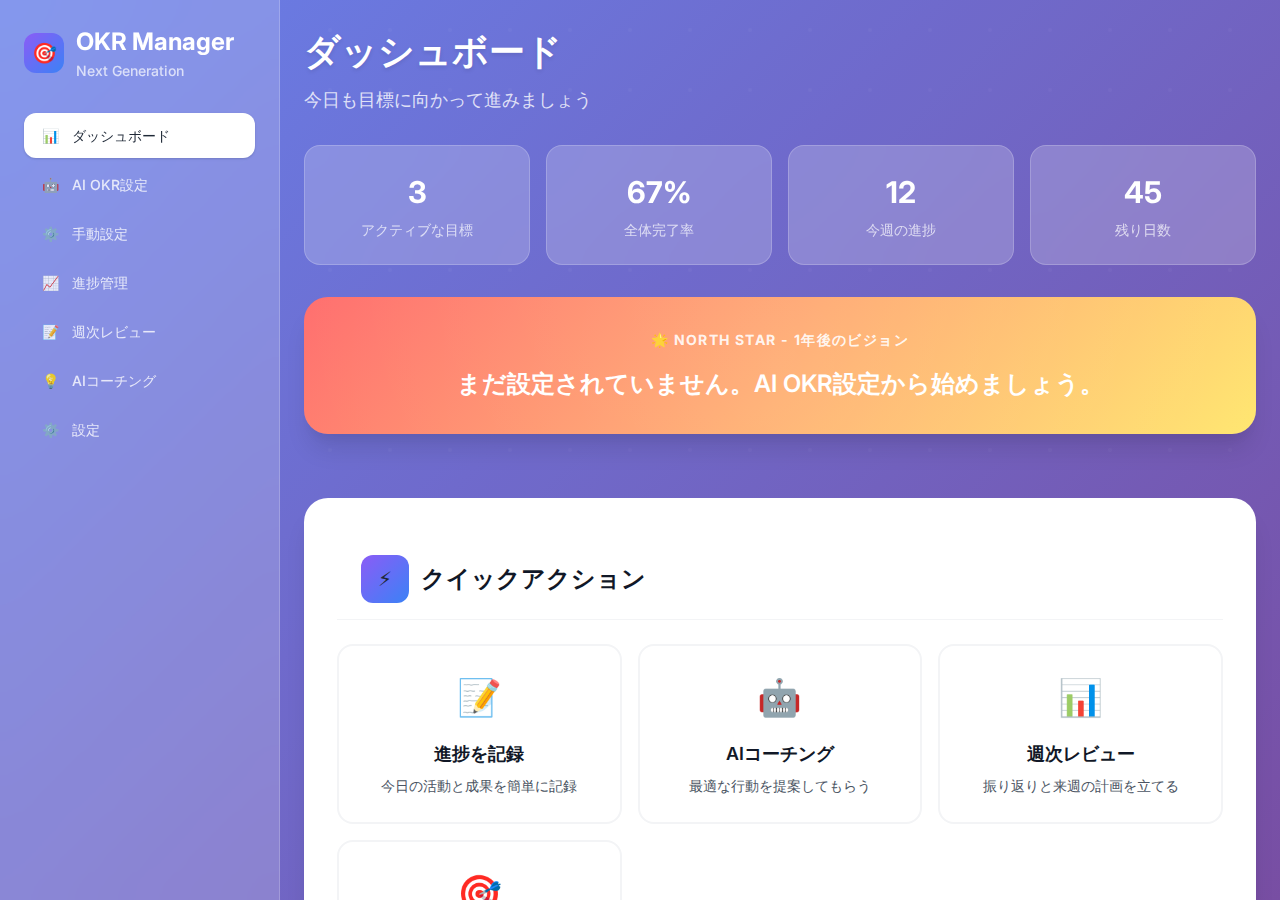
<file: src/index.html>
<!DOCTYPE html>
<html lang="ja">
<head>
    <meta charset="UTF-8">
    <meta name="viewport" content="width=device-width, initial-scale=1.0">
    <title>OKR Management Tool - 次世代個人事業主向け</title>
    
    <!-- PWA メタタグ -->
    <meta name="description" content="AI搭載の次世代OKR管理ツール - 個人事業主・フリーランス向け">
    <meta name="theme-color" content="#8B5CF6">
    <link rel="manifest" href="./manifest.json">
    
    <!-- フォント読み込み -->
    <link rel="preconnect" href="https://fonts.googleapis.com">
    <link rel="preconnect" href="https://fonts.gstatic.com" crossorigin>
    <link href="https://fonts.googleapis.com/css2?family=Inter:wght@300;400;500;600;700;800&display=swap" rel="stylesheet">
    
    <!-- iOS Safari用 -->
    <meta name="apple-mobile-web-app-capable" content="yes">
    <meta name="apple-mobile-web-app-status-bar-style" content="default">
    <meta name="apple-mobile-web-app-title" content="OKR Manager">
    <link rel="apple-touch-icon" href="./assets/icons/icon-192.png">
    
    <!-- モダンデザインシステム -->
    <link rel="stylesheet" href="./styles/modern-design-system.css">
    
    <style>
        /* アプリケーション固有のスタイル */
        .app-layout {
            min-height: 100vh;
            background: linear-gradient(135deg, #667eea 0%, #764ba2 100%);
            position: relative;
        }
        
        .app-layout::before {
            content: '';
            position: absolute;
            top: 0;
            left: 0;
            right: 0;
            bottom: 0;
            background: url("data:image/svg+xml,%3Csvg width='60' height='60' viewBox='0 0 60 60' xmlns='http://www.w3.org/2000/svg'%3E%3Cg fill='none' fill-rule='evenodd'%3E%3Cg fill='%23ffffff' fill-opacity='0.03'%3E%3Ccircle cx='30' cy='30' r='2'/%3E%3C/g%3E%3C/g%3E%3C/svg%3E") repeat;
            pointer-events: none;
        }
        
        .main-container {
            display: grid;
            grid-template-columns: 280px 1fr;
            height: 100vh;
            position: relative;
            z-index: 1;
            gap: 0;
        }
        
        /* サイドバー */
        .sidebar {
            background: var(--glass-bg-strong);
            backdrop-filter: var(--glass-backdrop);
            border-right: 1px solid var(--glass-border);
            padding: var(--space-6);
            overflow-y: auto;
        }
        
        .sidebar-header {
            margin-bottom: var(--space-8);
        }
        
        .logo {
            display: flex;
            align-items: center;
            gap: var(--space-3);
            font-family: var(--font-heading);
            font-size: var(--text-2xl);
            font-weight: var(--font-weight-bold);
            color: var(--color-white);
            margin-bottom: var(--space-2);
        }
        
        .logo-icon {
            width: 40px;
            height: 40px;
            background: var(--gradient-primary);
            border-radius: var(--radius-xl);
            display: flex;
            align-items: center;
            justify-content: center;
            font-size: var(--text-xl);
        }
        
        .tagline {
            font-size: var(--text-sm);
            color: rgba(255, 255, 255, 0.7);
            font-weight: var(--font-weight-medium);
        }
        
        .nav-menu {
            display: flex;
            flex-direction: column;
            gap: var(--space-1);
        }
        
        .nav-item {
            display: flex;
            align-items: center;
            gap: var(--space-3);
            padding: var(--space-3) var(--space-4);
            color: rgba(255, 255, 255, 0.8);
            text-decoration: none;
            border-radius: var(--radius-xl);
            font-weight: var(--font-weight-medium);
            font-size: var(--text-sm);
            transition: all var(--transition-base);
            cursor: pointer;
            user-select: none;
        }
        
        .nav-item:hover {
            background: rgba(255, 255, 255, 0.1);
            color: var(--color-white);
            transform: translateX(4px);
        }
        
        .nav-item.active {
            background: var(--color-white);
            color: var(--color-gray-800);
            box-shadow: var(--shadow-sm);
        }
        
        .nav-item.active:hover {
            transform: translateX(0);
        }
        
        .nav-icon {
            width: 20px;
            height: 20px;
            display: flex;
            align-items: center;
            justify-content: center;
        }
        
        /* メインコンテンツ */
        .main-content {
            padding: var(--space-6);
            overflow-y: auto;
            background: rgba(255, 255, 255, 0.02);
        }
        
        .page-header {
            margin-bottom: var(--space-8);
        }
        
        .page-title {
            font-family: var(--font-heading);
            font-size: var(--text-4xl);
            font-weight: var(--font-weight-bold);
            color: var(--color-white);
            margin-bottom: var(--space-2);
            text-shadow: 0 2px 4px rgba(0, 0, 0, 0.1);
        }
        
        .page-subtitle {
            font-size: var(--text-lg);
            color: rgba(255, 255, 255, 0.8);
            font-weight: var(--font-weight-medium);
        }
        
        .section {
            display: none;
        }
        
        .section.active {
            display: block;
            animation: slideUp var(--transition-base) ease-out;
        }
        
        /* ダッシュボード固有 */
        .dashboard-grid {
            display: grid;
            gap: var(--space-6);
            grid-template-columns: repeat(auto-fit, minmax(300px, 1fr));
        }
        
        .stats-grid {
            display: grid;
            grid-template-columns: repeat(auto-fit, minmax(200px, 1fr));
            gap: var(--space-4);
            margin-bottom: var(--space-8);
        }
        
        .stat-card {
            background: var(--glass-bg-strong);
            backdrop-filter: var(--glass-backdrop);
            border: 1px solid var(--glass-border);
            border-radius: var(--radius-2xl);
            padding: var(--space-6);
            text-align: center;
            transition: all var(--transition-base);
        }
        
        .stat-card:hover {
            transform: translateY(-4px);
            box-shadow: var(--shadow-glass-lg);
        }
        
        .stat-value {
            font-family: var(--font-heading);
            font-size: var(--text-3xl);
            font-weight: var(--font-weight-bold);
            color: var(--color-white);
            margin-bottom: var(--space-1);
        }
        
        .stat-label {
            font-size: var(--text-sm);
            color: rgba(255, 255, 255, 0.7);
            font-weight: var(--font-weight-medium);
        }
        
        /* North Starカード */
        .north-star-card {
            background: var(--gradient-warm);
            border-radius: var(--radius-3xl);
            padding: var(--space-8);
            text-align: center;
            margin-bottom: var(--space-8);
            box-shadow: var(--shadow-xl);
            position: relative;
            overflow: hidden;
        }
        
        .north-star-card::before {
            content: '';
            position: absolute;
            top: -50%;
            left: -50%;
            width: 200%;
            height: 200%;
            background: radial-gradient(circle, rgba(255, 255, 255, 0.1) 0%, transparent 70%);
            animation: rotate 20s linear infinite;
        }
        
        @keyframes rotate {
            from { transform: rotate(0deg); }
            to { transform: rotate(360deg); }
        }
        
        .north-star-label {
            font-size: var(--text-sm);
            font-weight: var(--font-weight-bold);
            color: rgba(255, 255, 255, 0.9);
            text-transform: uppercase;
            letter-spacing: 0.1em;
            margin-bottom: var(--space-4);
            position: relative;
        }
        
        .north-star-text {
            font-family: var(--font-heading);
            font-size: var(--text-2xl);
            font-weight: var(--font-weight-semibold);
            color: var(--color-white);
            line-height: var(--leading-normal);
            position: relative;
        }
        
        /* OKRグリッド */
        .okr-grid {
            display: grid;
            gap: var(--space-6);
            margin-bottom: var(--space-8);
        }
        
        .okr-objective {
            background: var(--color-white);
            border-radius: var(--radius-2xl);
            box-shadow: var(--shadow-lg);
            padding: var(--space-6);
            border-left: 4px solid var(--color-accent-purple);
        }
        
        .content-card {
            background: var(--color-white);
            border-radius: var(--radius-3xl);
            box-shadow: var(--shadow-xl);
            padding: var(--space-8);
            margin-bottom: var(--space-6);
            border: 1px solid rgba(255, 255, 255, 0.1);
        }
        
        /* レスポンシブ */
        @media (max-width: 1024px) {
            .main-container {
                grid-template-columns: 1fr;
                grid-template-rows: auto 1fr;
                height: auto;
                min-height: 100vh;
            }
            
            .sidebar {
                padding: var(--space-4);
                border-right: none;
                border-bottom: 1px solid var(--glass-border);
            }
            
            .sidebar-header {
                margin-bottom: var(--space-4);
            }
            
            .nav-menu {
                flex-direction: row;
                flex-wrap: wrap;
                gap: var(--space-2);
            }
            
            .nav-item {
                flex: 1;
                min-width: 120px;
                justify-content: center;
                padding: var(--space-2) var(--space-3);
            }
            
            .page-title {
                font-size: var(--text-3xl);
            }
            
            .stats-grid {
                grid-template-columns: repeat(2, 1fr);
            }
        }
        
        @media (max-width: 640px) {
            .main-content {
                padding: var(--space-4);
            }
            
            .content-card {
                padding: var(--space-6);
            }
            
            .stats-grid {
                grid-template-columns: 1fr;
            }
        }
        
        /* カードヘッダー */
        .card-header {
            display: flex;
            align-items: center;
            gap: var(--space-3);
            margin-bottom: var(--space-6);
        }
        
        .card-icon {
            width: 48px;
            height: 48px;
            background: var(--gradient-primary);
            border-radius: var(--radius-xl);
            display: flex;
            align-items: center;
            justify-content: center;
            font-size: var(--text-xl);
        }
        
        .card-title {
            font-family: var(--font-heading);
            font-size: var(--text-2xl);
            font-weight: var(--font-weight-bold);
            color: var(--color-gray-900);
        }
        
        .content-card-glass .card-title {
            color: var(--color-white);
        }
        
        /* アクションボタングリッド */
        .action-grid {
            display: grid;
            grid-template-columns: repeat(auto-fit, minmax(240px, 1fr));
            gap: var(--space-4);
            margin-bottom: var(--space-8);
        }
        
        .action-card {
            background: var(--color-white);
            border: 2px solid var(--color-gray-100);
            border-radius: var(--radius-2xl);
            padding: var(--space-6);
            text-align: center;
            cursor: pointer;
            transition: all var(--transition-base);
            position: relative;
            overflow: hidden;
        }
        
        .action-card::before {
            content: '';
            position: absolute;
            top: 0;
            left: -100%;
            width: 100%;
            height: 100%;
            background: var(--gradient-primary);
            opacity: 0;
            transition: all var(--transition-base);
        }
        
        .action-card:hover {
            transform: translateY(-4px);
            box-shadow: var(--shadow-xl);
            border-color: var(--color-accent-purple);
        }
        
        .action-card:hover::before {
            left: 0;
            opacity: 0.1;
        }
        
        .action-icon-large {
            font-size: var(--text-4xl);
            margin-bottom: var(--space-4);
            display: block;
        }
        
        .action-title {
            font-family: var(--font-heading);
            font-size: var(--text-lg);
            font-weight: var(--font-weight-semibold);
            color: var(--color-gray-900);
            margin-bottom: var(--space-2);
        }
        
        .action-description {
            font-size: var(--text-sm);
            color: var(--color-gray-600);
            line-height: var(--leading-relaxed);
        }
        
        .content-card-glass {
            background: var(--glass-bg-strong);
            backdrop-filter: var(--glass-backdrop);
            border: 1px solid var(--glass-border);
            color: var(--color-white);
        }
        
    </style>
</head>
<body>
    <div class="app-layout">
        <div class="main-container">
            <!-- サイドバー -->
            <aside class="sidebar">
                <div class="sidebar-header">
                    <div class="logo">
                        <div class="logo-icon">🎯</div>
                        <div>
                            <div>OKR Manager</div>
                            <div class="tagline">Next Generation</div>
                        </div>
                    </div>
                </div>
                
                <nav class="nav-menu">
                    <a href="#" class="nav-item active" data-section="dashboard">
                        <div class="nav-icon">📊</div>
                        <span>ダッシュボード</span>
                    </a>
                    <a href="#" class="nav-item" data-section="ai-assist">
                        <div class="nav-icon">🤖</div>
                        <span>AI OKR設定</span>
                    </a>
                    <a href="#" class="nav-item" data-section="okr-manual">
                        <div class="nav-icon">⚙️</div>
                        <span>手動設定</span>
                    </a>
                    <a href="#" class="nav-item" data-section="progress">
                        <div class="nav-icon">📈</div>
                        <span>進捗管理</span>
                    </a>
                    <a href="#" class="nav-item" data-section="review">
                        <div class="nav-icon">📝</div>
                        <span>週次レビュー</span>
                    </a>
                    <a href="#" class="nav-item" data-section="coaching">
                        <div class="nav-icon">💡</div>
                        <span>AIコーチング</span>
                    </a>
                    <a href="#" class="nav-item" data-section="settings">
                        <div class="nav-icon">⚙️</div>
                        <span>設定</span>
                    </a>
                </nav>
            </aside>
            
            <!-- メインコンテンツ -->
            <main class="main-content">
                <!-- ダッシュボード -->
                <section id="dashboard" class="section active">
                    <div class="page-header">
                        <h1 class="page-title">ダッシュボード</h1>
                        <p class="page-subtitle">今日も目標に向かって進みましょう</p>
                    </div>
                    
                    <!-- 統計カード -->
                    <div class="stats-grid">
                        <div class="stat-card">
                            <div class="stat-value" id="activeObjectives">0</div>
                            <div class="stat-label">アクティブな目標</div>
                        </div>
                        <div class="stat-card">
                            <div class="stat-value" id="completionRate">0%</div>
                            <div class="stat-label">全体完了率</div>
                        </div>
                        <div class="stat-card">
                            <div class="stat-value" id="weeklyProgress">0</div>
                            <div class="stat-label">今週の進捗</div>
                        </div>
                        <div class="stat-card">
                            <div class="stat-value" id="daysLeft">0</div>
                            <div class="stat-label">残り日数</div>
                        </div>
                    </div>
                    
                    <!-- North Star -->
                    <div class="north-star-card">
                        <div class="north-star-label">🌟 North Star - 1年後のビジョン</div>
                        <div class="north-star-text" id="northStarDisplay">
                            まだ設定されていません。AI OKR設定から始めましょう。
                        </div>
                    </div>
                    
                    <!-- OKR表示 -->
                    <div class="okr-grid" id="okrGrid">
                        <!-- OKRが動的に追加される -->
                    </div>
                    
                    <!-- クイックアクション -->
                    <div class="content-card">
                        <div class="card-header">
                            <div class="card-icon">⚡</div>
                            <h2 class="card-title">クイックアクション</h2>
                        </div>
                        <div class="action-grid">
                            <div class="action-card" data-action="record-progress">
                                <span class="action-icon-large">📝</span>
                                <h3 class="action-title">進捗を記録</h3>
                                <p class="action-description">今日の活動と成果を簡単に記録</p>
                            </div>
                            <div class="action-card" data-action="ai-coach">
                                <span class="action-icon-large">🤖</span>
                                <h3 class="action-title">AIコーチング</h3>
                                <p class="action-description">最適な行動を提案してもらう</p>
                            </div>
                            <div class="action-card" data-action="weekly-review">
                                <span class="action-icon-large">📊</span>
                                <h3 class="action-title">週次レビュー</h3>
                                <p class="action-description">振り返りと来週の計画を立てる</p>
                            </div>
                            <div class="action-card" data-action="adjust-okr">
                                <span class="action-icon-large">🎯</span>
                                <h3 class="action-title">OKR調整</h3>
                                <p class="action-description">目標を現実に合わせて調整</p>
                            </div>
                        </div>
                    </div>
                </section>
                
                <!-- AI OKR設定 -->
                <section id="ai-assist" class="section">
                    <div class="page-header">
                        <h1 class="page-title">AI OKR設定</h1>
                        <p class="page-subtitle">AIと対話しながら最適なOKRを作成</p>
                    </div>
                    
                    <div class="content-card-glass content-card">
                        <div class="card-header">
                            <div class="card-icon">🤖</div>
                            <h2 class="card-title">AIアシスタント</h2>
                        </div>
                        
                        <div class="action-grid">
                            <div class="action-card" id="start-ai-dialogue">
                                <span class="action-icon-large">💬</span>
                                <h3 class="action-title">AI対話でOKR作成</h3>
                                <p class="action-description">自然な会話でOKRを自動生成</p>
                            </div>
                            <div class="action-card" id="analyze-external-log">
                                <span class="action-icon-large">📄</span>
                                <h3 class="action-title">対話ログ解析</h3>
                                <p class="action-description">既存の相談内容からOKRを抽出</p>
                            </div>
                            <div class="action-card" data-action="okr-templates">
                                <span class="action-icon-large">📋</span>
                                <h3 class="action-title">テンプレート選択</h3>
                                <p class="action-description">業種別のOKRテンプレートから選択</p>
                            </div>
                        </div>
                        
                        <div id="ai-dialogue-container">
                            <div style="text-align: center; padding: var(--space-12);">
                                <h3 style="color: var(--color-white); margin-bottom: var(--space-4);">🎯 AIでOKRを簡単作成</h3>
                                <p style="color: rgba(255, 255, 255, 0.8); line-height: var(--leading-relaxed);">
                                    目標や現状を自然な言葉で話すだけで、<br>
                                    AIが最適なOKRを提案します。<br><br>
                                    「AI対話でOKR作成」から始めましょう！
                                </p>
                            </div>
                        </div>
                    </div>
                </section>
                
                <!-- 手動OKR設定 -->
                <section id="okr-manual" class="section">
                    <div class="page-header">
                        <h1 class="page-title">手動OKR設定</h1>
                        <p class="page-subtitle">詳細にカスタマイズしてOKRを作成</p>
                    </div>
                    
                    <div class="content-card">
                        <div class="card-header">
                            <div class="card-icon">⚙️</div>
                            <h2 class="card-title">OKR手動設定</h2>
                        </div>
                        
                        <div class="form-group">
                            <label class="form-label">North Star (1年後のビジョン)</label>
                            <textarea class="form-textarea" id="northStarInput" placeholder="1年後、あなたがクライアントや周りの人から『〇〇さんってこういう人だよね』と言われたい理想の姿を描いてください"></textarea>
                        </div>
                        
                        <div class="form-group">
                            <label class="form-label">Objectives (3ヶ月の目標)</label>
                            <div id="objectivesContainer">
                                <!-- Objectivesが動的に追加される -->
                            </div>
                            <button class="btn btn-secondary" id="addObjective">+ Objectiveを追加</button>
                        </div>
                        
                        <div class="form-group">
                            <label class="form-label">Key Results (測定可能な成果)</label>
                            <div id="keyResultsContainer">
                                <!-- Key Resultsが動的に追加される -->
                            </div>
                            <button class="btn btn-secondary" id="addKeyResult">+ Key Resultを追加</button>
                        </div>
                        
                        <div class="flex gap-4">
                            <button class="btn btn-primary" id="saveOKR">OKRを保存</button>
                            <button class="btn btn-ghost" id="previewOKR">プレビュー</button>
                        </div>
                    </div>
                </section>
                
                <!-- その他のセクションは省略 -->
            </main>
        </div>
    </div>
    
    <!-- JavaScript -->
    <script src="./js/settings.js"></script>
    <script src="./js/api-service.js"></script>
    <script src="./js/ai-assistant.js"></script>
    <script src="./modern-script.js"></script>
    
    <script>
        // モダンナビゲーション
        document.addEventListener('DOMContentLoaded', function() {
            // ナビゲーション処理
            const navItems = document.querySelectorAll('.nav-item');
            const sections = document.querySelectorAll('.section');
            
            navItems.forEach(item => {
                item.addEventListener('click', (e) => {
                    e.preventDefault();
                    
                    // アクティブ状態を更新
                    navItems.forEach(nav => nav.classList.remove('active'));
                    item.classList.add('active');
                    
                    // セクション表示を更新
                    const targetSection = item.getAttribute('data-section');
                    sections.forEach(section => section.classList.remove('active'));
                    document.getElementById(targetSection)?.classList.add('active');
                });
            });
            
            // AI Assistant の初期化
            if (window.aiAssistant && window.apiService) {
                window.aiAssistant.init(window.apiService);
            }
            
            // クイックアクション
            const actionCards = document.querySelectorAll('.action-card');
            actionCards.forEach(card => {
                card.addEventListener('click', () => {
                    const action = card.getAttribute('data-action');
                    handleQuickAction(action);
                });
            });
        });
        
        function handleQuickAction(action) {
            switch(action) {
                case 'record-progress':
                    // 進捗記録セクションに移動
                    document.querySelector('[data-section="progress"]').click();
                    break;
                case 'ai-coach':
                    // AIコーチングセクションに移動
                    document.querySelector('[data-section="coaching"]').click();
                    break;
                case 'weekly-review':
                    // 週次レビューセクションに移動
                    document.querySelector('[data-section="review"]').click();
                    break;
                case 'adjust-okr':
                    // OKR設定セクションに移動
                    document.querySelector('[data-section="ai-assist"]').click();
                    break;
            }
        }
        
        // 統計データの更新
        function updateDashboardStats() {
            // 実際のデータから統計を計算
            document.getElementById('activeObjectives').textContent = '3';
            document.getElementById('completionRate').textContent = '67%';
            document.getElementById('weeklyProgress').textContent = '12';
            document.getElementById('daysLeft').textContent = '45';
        }
        
        // 初期化
        updateDashboardStats();
    </script>
</body>
</html>
</file>
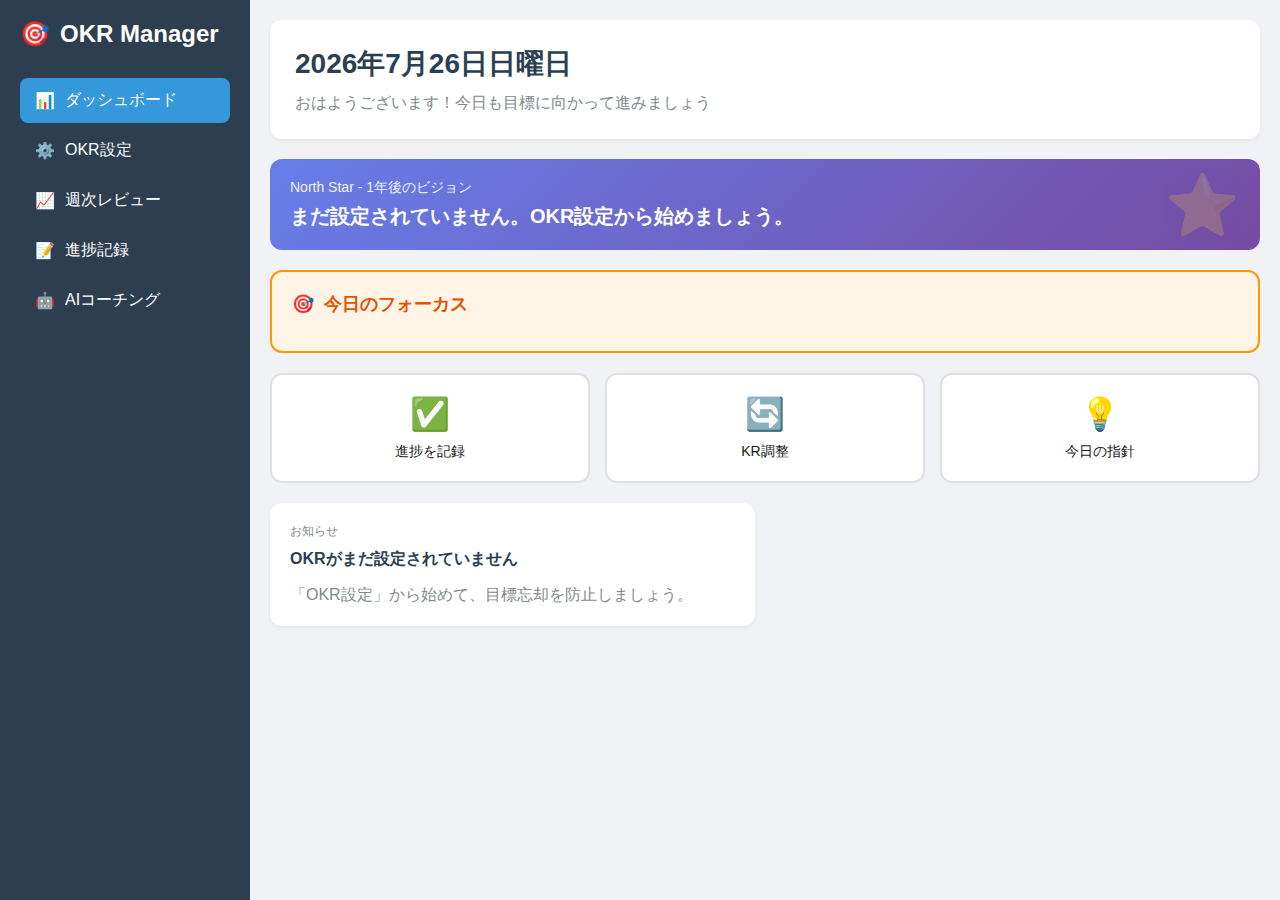
<file: src/development/index.html>
<!DOCTYPE html>
<html lang="ja">
<head>
    <meta charset="UTF-8">
    <meta name="viewport" content="width=device-width, initial-scale=1.0">
    <title>OKR忘却防止ツール - 個人事業主向け</title>
    <style>
        * {
            margin: 0;
            padding: 0;
            box-sizing: border-box;
        }
        
        body {
            font-family: -apple-system, BlinkMacSystemFont, 'Segoe UI', 'Noto Sans JP', sans-serif;
            background: #f0f2f5;
            min-height: 100vh;
            color: #1a1a1a;
        }
        
        .app-container {
            display: flex;
            height: 100vh;
        }
        
        /* サイドバー */
        .sidebar {
            width: 250px;
            background: #2c3e50;
            color: white;
            padding: 20px;
            overflow-y: auto;
        }
        
        .logo {
            font-size: 24px;
            font-weight: bold;
            margin-bottom: 30px;
            display: flex;
            align-items: center;
            gap: 10px;
        }
        
        .nav-item {
            padding: 12px 15px;
            margin-bottom: 5px;
            border-radius: 8px;
            cursor: pointer;
            transition: background 0.3s ease;
            display: flex;
            align-items: center;
            gap: 10px;
        }
        
        .nav-item:hover {
            background: rgba(255, 255, 255, 0.1);
        }
        
        .nav-item.active {
            background: #3498db;
        }
        
        /* メインコンテンツ */
        .main-content {
            flex: 1;
            overflow-y: auto;
            padding: 20px;
        }
        
        .section {
            display: none;
        }
        
        .section.active {
            display: block;
        }
        
        /* デイリーダッシュボード */
        .dashboard-header {
            background: white;
            border-radius: 12px;
            padding: 25px;
            margin-bottom: 20px;
            box-shadow: 0 2px 4px rgba(0, 0, 0, 0.05);
        }
        
        .today-date {
            font-size: 28px;
            font-weight: bold;
            color: #2c3e50;
            margin-bottom: 10px;
        }
        
        .greeting {
            color: #7f8c8d;
            font-size: 16px;
        }
        
        /* North Star表示 */
        .north-star-card {
            background: linear-gradient(135deg, #667eea 0%, #764ba2 100%);
            color: white;
            border-radius: 12px;
            padding: 20px;
            margin-bottom: 20px;
            position: relative;
            overflow: hidden;
        }
        
        .north-star-card::before {
            content: '⭐';
            position: absolute;
            right: 20px;
            top: 50%;
            transform: translateY(-50%);
            font-size: 60px;
            opacity: 0.2;
        }
        
        .north-star-label {
            font-size: 14px;
            opacity: 0.9;
            margin-bottom: 5px;
        }
        
        .north-star-text {
            font-size: 20px;
            font-weight: bold;
            line-height: 1.4;
        }
        
        /* OKRカード */
        .okr-grid {
            display: grid;
            grid-template-columns: 1fr 1fr;
            gap: 20px;
            margin-bottom: 20px;
        }
        
        .okr-card {
            background: white;
            border-radius: 12px;
            padding: 20px;
            box-shadow: 0 2px 4px rgba(0, 0, 0, 0.05);
            transition: transform 0.3s ease, box-shadow 0.3s ease;
        }
        
        .okr-card:hover {
            transform: translateY(-2px);
            box-shadow: 0 4px 12px rgba(0, 0, 0, 0.1);
        }
        
        .okr-type {
            font-size: 12px;
            color: #7f8c8d;
            text-transform: uppercase;
            margin-bottom: 8px;
        }
        
        .okr-objective {
            font-size: 16px;
            font-weight: 600;
            color: #2c3e50;
            margin-bottom: 15px;
            line-height: 1.4;
        }
        
        .kr-list {
            margin-top: 15px;
        }
        
        .kr-item {
            margin-bottom: 12px;
            font-size: 14px;
        }
        
        .kr-progress {
            display: flex;
            align-items: center;
            gap: 10px;
            margin-top: 5px;
        }
        
        .progress-bar {
            flex: 1;
            height: 8px;
            background: #ecf0f1;
            border-radius: 4px;
            overflow: hidden;
        }
        
        .progress-fill {
            height: 100%;
            background: #27ae60;
            transition: width 0.3s ease;
        }
        
        .progress-text {
            font-size: 12px;
            color: #7f8c8d;
            min-width: 40px;
        }
        
        /* 今日のフォーカス */
        .today-focus {
            background: #fff4e6;
            border: 2px solid #ff9800;
            border-radius: 12px;
            padding: 20px;
            margin-bottom: 20px;
        }
        
        .focus-header {
            display: flex;
            align-items: center;
            gap: 10px;
            margin-bottom: 15px;
            font-size: 18px;
            font-weight: 600;
            color: #e65100;
        }
        
        .focus-tasks {
            display: flex;
            flex-direction: column;
            gap: 10px;
        }
        
        .focus-task {
            background: white;
            padding: 15px;
            border-radius: 8px;
            display: flex;
            align-items: center;
            gap: 15px;
            cursor: pointer;
            transition: all 0.3s ease;
        }
        
        .focus-task:hover {
            transform: translateX(5px);
        }
        
        .task-checkbox {
            width: 20px;
            height: 20px;
            border: 2px solid #bdc3c7;
            border-radius: 4px;
            cursor: pointer;
            flex-shrink: 0;
        }
        
        .task-checkbox.checked {
            background: #27ae60;
            border-color: #27ae60;
            position: relative;
        }
        
        .task-checkbox.checked::after {
            content: '✓';
            color: white;
            position: absolute;
            top: 50%;
            left: 50%;
            transform: translate(-50%, -50%);
        }
        
        .task-content {
            flex: 1;
        }
        
        .task-title {
            font-weight: 500;
            margin-bottom: 5px;
        }
        
        .task-kr {
            font-size: 12px;
            color: #7f8c8d;
        }
        
        /* クイックアクション */
        .quick-actions {
            display: grid;
            grid-template-columns: repeat(3, 1fr);
            gap: 15px;
            margin-bottom: 20px;
        }
        
        .action-button {
            background: white;
            border: 2px solid #e0e0e0;
            border-radius: 12px;
            padding: 20px;
            text-align: center;
            cursor: pointer;
            transition: all 0.3s ease;
        }
        
        .action-button:hover {
            border-color: #3498db;
            transform: translateY(-2px);
            box-shadow: 0 4px 12px rgba(52, 152, 219, 0.15);
        }
        
        .action-icon {
            font-size: 32px;
            margin-bottom: 10px;
        }
        
        .action-label {
            font-size: 14px;
            font-weight: 500;
        }
        
        /* モーダル共通スタイル */
        .modal {
            display: none;
            position: fixed;
            top: 0;
            left: 0;
            width: 100%;
            height: 100%;
            background: rgba(0, 0, 0, 0.5);
            z-index: 1000;
            animation: fadeIn 0.3s ease;
        }
        
        @keyframes fadeIn {
            from { opacity: 0; }
            to { opacity: 1; }
        }
        
        .modal-content {
            background: white;
            border-radius: 16px;
            max-width: 600px;
            width: 90%;
            max-height: 80vh;
            overflow-y: auto;
            margin: 50px auto;
            animation: slideUp 0.3s ease;
        }
        
        @keyframes slideUp {
            from {
                transform: translateY(50px);
                opacity: 0;
            }
            to {
                transform: translateY(0);
                opacity: 1;
            }
        }
        
        .modal-header {
            padding: 25px;
            border-bottom: 1px solid #ecf0f1;
            display: flex;
            justify-content: space-between;
            align-items: center;
        }
        
        .modal-title {
            font-size: 20px;
            font-weight: 600;
        }
        
        .close-button {
            background: none;
            border: none;
            font-size: 24px;
            cursor: pointer;
            color: #7f8c8d;
        }
        
        .modal-body {
            padding: 25px;
        }
        
        /* AI対話UI */
        .ai-chat {
            margin-bottom: 20px;
        }
        
        .chat-message {
            display: flex;
            gap: 15px;
            margin-bottom: 20px;
            animation: messageSlide 0.3s ease;
        }
        
        @keyframes messageSlide {
            from {
                transform: translateX(-20px);
                opacity: 0;
            }
            to {
                transform: translateX(0);
                opacity: 1;
            }
        }
        
        .chat-avatar {
            width: 40px;
            height: 40px;
            border-radius: 50%;
            background: #3498db;
            display: flex;
            align-items: center;
            justify-content: center;
            font-size: 20px;
            flex-shrink: 0;
        }
        
        .chat-bubble {
            background: #f0f2f5;
            padding: 15px 20px;
            border-radius: 12px;
            flex: 1;
            line-height: 1.6;
        }
        
        .chat-options {
            display: flex;
            flex-wrap: wrap;
            gap: 10px;
            margin-top: 15px;
        }
        
        .option-button {
            background: white;
            border: 2px solid #e0e0e0;
            padding: 10px 20px;
            border-radius: 20px;
            cursor: pointer;
            transition: all 0.3s ease;
        }
        
        .option-button:hover {
            border-color: #3498db;
            background: #f8f9fa;
        }
        
        /* フォーム要素 */
        .form-group {
            margin-bottom: 20px;
        }
        
        .form-label {
            display: block;
            font-weight: 500;
            margin-bottom: 8px;
            font-size: 14px;
        }
        
        .form-input,
        .form-textarea {
            width: 100%;
            padding: 12px 15px;
            border: 2px solid #e0e0e0;
            border-radius: 8px;
            font-size: 14px;
            transition: border-color 0.3s ease;
        }
        
        .form-input:focus,
        .form-textarea:focus {
            outline: none;
            border-color: #3498db;
        }
        
        .form-textarea {
            min-height: 100px;
            resize: vertical;
        }
        
        /* ボタン */
        .button {
            padding: 12px 24px;
            border: none;
            border-radius: 8px;
            cursor: pointer;
            font-size: 14px;
            font-weight: 500;
            transition: all 0.3s ease;
        }
        
        .button-primary {
            background: #3498db;
            color: white;
        }
        
        .button-primary:hover {
            background: #2980b9;
        }
        
        .button-secondary {
            background: #ecf0f1;
            color: #2c3e50;
        }
        
        .button-secondary:hover {
            background: #d5dbdb;
        }
        
        /* レビューセクション */
        .review-section {
            background: white;
            border-radius: 12px;
            padding: 25px;
            box-shadow: 0 2px 4px rgba(0, 0, 0, 0.05);
        }
        
        .review-header {
            display: flex;
            align-items: center;
            gap: 10px;
            font-size: 20px;
            font-weight: 600;
            margin-bottom: 20px;
        }
        
        .review-grid {
            display: grid;
            grid-template-columns: repeat(4, 1fr);
            gap: 20px;
            margin-bottom: 30px;
        }
        
        .review-card {
            background: #f8f9fa;
            padding: 20px;
            border-radius: 8px;
            text-align: center;
        }
        
        .review-metric {
            font-size: 28px;
            font-weight: bold;
            color: #3498db;
            margin-bottom: 5px;
        }
        
        .review-label {
            font-size: 12px;
            color: #7f8c8d;
        }
        
        /* レスポンシブ */
        @media (max-width: 768px) {
            .app-container {
                flex-direction: column;
            }
            
            .sidebar {
                width: 100%;
                height: auto;
            }
            
            .okr-grid {
                grid-template-columns: 1fr;
            }
            
            .quick-actions {
                grid-template-columns: 1fr;
            }
            
            .review-grid {
                grid-template-columns: repeat(2, 1fr);
            }
        }
    </style>
</head>
<body>
    <div class="app-container">
        <!-- サイドバー -->
        <div class="sidebar">
            <div class="logo">
                <span>🎯</span>
                <span>OKR Manager</span>
            </div>
            <div class="nav-item active" onclick="showSection('dashboard')">
                <span>📊</span>
                <span>ダッシュボード</span>
            </div>
            <div class="nav-item" onclick="showSection('okr-setup')">
                <span>⚙️</span>
                <span>OKR設定</span>
            </div>
            <div class="nav-item" onclick="showSection('review')">
                <span>📈</span>
                <span>週次レビュー</span>
            </div>
            <div class="nav-item" onclick="showSection('progress')">
                <span>📝</span>
                <span>進捗記録</span>
            </div>
            <div class="nav-item" onclick="showSection('coaching')">
                <span>🤖</span>
                <span>AIコーチング</span>
            </div>
        </div>
        
        <!-- メインコンテンツ -->
        <div class="main-content">
            <!-- ダッシュボード -->
            <div id="dashboard" class="section active">
                <!-- ヘッダー -->
                <div class="dashboard-header">
                    <div class="today-date" id="todayDate">2025年6月14日（金）</div>
                    <div class="greeting" id="greeting">おはようございます！今日も目標に向かって進みましょう</div>
                </div>
                
                <!-- North Star -->
                <div class="north-star-card">
                    <div class="north-star-label">North Star - 1年後のビジョン</div>
                    <div class="north-star-text" id="northStarText">
                        まだ設定されていません。OKR設定から始めましょう。
                    </div>
                </div>
                
                <!-- 今日のフォーカス -->
                <div class="today-focus">
                    <div class="focus-header">
                        <span>🎯</span>
                        <span>今日のフォーカス</span>
                    </div>
                    <div class="focus-tasks" id="focusTasks">
                        <!-- 動的に生成 -->
                    </div>
                </div>
                
                <!-- クイックアクション -->
                <div class="quick-actions">
                    <div class="action-button" onclick="openProgressModal()">
                        <div class="action-icon">✅</div>
                        <div class="action-label">進捗を記録</div>
                    </div>
                    <div class="action-button" onclick="openAdjustModal()">
                        <div class="action-icon">🔄</div>
                        <div class="action-label">KR調整</div>
                    </div>
                    <div class="action-button" onclick="generateDailyPrompt()">
                        <div class="action-icon">💡</div>
                        <div class="action-label">今日の指針</div>
                    </div>
                </div>
                
                <!-- 現在のOKR -->
                <div class="okr-grid" id="okrGrid">
                    <!-- 動的に生成 -->
                </div>
            </div>
            
            <!-- OKR設定セクション -->
            <div id="okr-setup" class="section">
                <div class="review-section">
                    <div class="review-header">
                        <span>🎯</span>
                        <span>OKR設定・変更</span>
                    </div>
                    <p style="margin-bottom: 20px;">個人事業主のあなたに最適化されたOKR設定ウィザードです。AI対話を通じて、効果的な目標設定をサポートします。</p>
                    <button class="button button-primary" onclick="openSetupModal()">
                        新規OKRを設定
                    </button>
                </div>
            </div>
            
            <!-- 週次レビューセクション -->
            <div id="review" class="section">
                <div class="review-section">
                    <div class="review-header">
                        <span>📊</span>
                        <span>週次レビュー</span>
                    </div>
                    <div class="review-grid">
                        <div class="review-card">
                            <div class="review-metric" id="weeklyProgress">0%</div>
                            <div class="review-label">今週の平均進捗</div>
                        </div>
                        <div class="review-card">
                            <div class="review-metric" id="completedTasks">0</div>
                            <div class="review-label">完了したタスク</div>
                        </div>
                        <div class="review-card">
                            <div class="review-metric" id="adjustmentCount">0</div>
                            <div class="review-label">KR調整回数</div>
                        </div>
                        <div class="review-card">
                            <div class="review-metric" id="focusRate">0%</div>
                            <div class="review-label">フォーカス達成率</div>
                        </div>
                    </div>
                    
                    <div style="margin-top: 30px;">
                        <h3 style="margin-bottom: 15px;">振り返りと来週の計画</h3>
                        <div class="form-group">
                            <label class="form-label">今週の振り返り</label>
                            <textarea class="form-textarea" placeholder="今週の成果と学びを記録してください"></textarea>
                        </div>
                        <div class="form-group">
                            <label class="form-label">来週の重点事項</label>
                            <textarea class="form-textarea" placeholder="来週フォーカスすべきことを記録してください"></textarea>
                        </div>
                        <button class="button button-primary">振り返りを保存</button>
                    </div>
                </div>
            </div>
            
            <!-- 進捗記録セクション -->
            <div id="progress" class="section">
                <div class="review-section">
                    <div class="review-header">
                        <span>📈</span>
                        <span>進捗記録</span>
                    </div>
                    <div id="progressHistory">
                        <!-- 進捗履歴を表示 -->
                    </div>
                </div>
            </div>
            
            <!-- AIコーチングセクション -->
            <div id="coaching" class="section">
                <div class="review-section">
                    <div class="review-header">
                        <span>🤖</span>
                        <span>AIコーチング</span>
                    </div>
                    
                    <div class="quick-actions">
                        <div class="action-button" onclick="generateDailyPrompt()">
                            <div class="action-icon">🎯</div>
                            <div class="action-label">今日の優先順位</div>
                        </div>
                        <div class="action-button" onclick="generateWeeklyPrompt()">
                            <div class="action-icon">📊</div>
                            <div class="action-label">週次振り返り</div>
                        </div>
                        <div class="action-button" onclick="generateImprovementPrompt()">
                            <div class="action-icon">🔍</div>
                            <div class="action-label">KR改善提案</div>
                        </div>
                    </div>
                    
                    <div id="generated-prompt" style="display: none;">
                        <h3>📋 生成されたプロンプト</h3>
                        <textarea id="prompt-text" rows="15" readonly style="width: 100%; margin: 10px 0; padding: 15px; border: 2px solid #e0e0e0; border-radius: 8px;"></textarea>
                        <button class="button button-secondary" onclick="copyPrompt()">📋 コピー</button>
                    </div>
                </div>
            </div>
        </div>
    </div>
    
    <!-- OKR設定モーダル -->
    <div id="setupModal" class="modal">
        <div class="modal-content">
            <div class="modal-header">
                <h2 class="modal-title">OKR設定ウィザード</h2>
                <button class="close-button" onclick="closeModal('setupModal')">×</button>
            </div>
            <div class="modal-body">
                <div class="ai-chat">
                    <div class="chat-message">
                        <div class="chat-avatar">🤖</div>
                        <div class="chat-bubble">
                            OKRの設定をお手伝いします。まず、あなたの長期的なビジョン（North Star）から始めましょう。<br>
                            3ヶ月後、あなたがクライアントや周りの人から『〇〇さんってこういう人だよね』と言われたい、理想の姿は何ですか？
                        </div>
                    </div>
                </div>
                
                <div class="form-group">
                    <label class="form-label">North Star（1年後の理想的な状態）</label>
                    <textarea class="form-textarea" id="northStarInput" placeholder="例：編集者×海外商社モデルを確立し、日本の専門知・文化を海外展開する事業で月50万円を達成している"></textarea>
                </div>
                
                <div class="form-group">
                    <label class="form-label">四半期の目標（Objective）</label>
                    <textarea class="form-textarea" id="objectiveInput" placeholder="例：ポートフォリオ公開を起点に、海外展開可能な事業の種を見つけ、収益化の初期検証を完了する"></textarea>
                </div>
                
                <div class="form-group">
                    <label class="form-label">今月のKey Results（測定可能な成果）</label>
                    <input type="text" class="form-input" id="kr1Input" placeholder="KR1: 6月30日までにポートフォリオサイトを公開し、7月中に新規問い合わせを5件獲得する" style="margin-bottom: 10px;">
                    <input type="text" class="form-input" id="kr2Input" placeholder="KR2: note記事3本を公開し、合計200いいね以上獲得する" style="margin-bottom: 10px;">
                    <input type="text" class="form-input" id="kr3Input" placeholder="KR3: 海外展開に関心のある起業家・専門家と3名以上対話し、事業仮説を3つ立案する">
                </div>
                
                <div style="display: flex; gap: 10px; justify-content: flex-end;">
                    <button class="button button-secondary" onclick="closeModal('setupModal')">キャンセル</button>
                    <button class="button button-primary" onclick="saveOKR()">OKRを保存</button>
                </div>
            </div>
        </div>
    </div>
    
    <!-- KR調整モーダル -->
    <div id="adjustModal" class="modal">
        <div class="modal-content">
            <div class="modal-header">
                <h2 class="modal-title">KR調整 - AI対話</h2>
                <button class="close-button" onclick="closeModal('adjustModal')">×</button>
            </div>
            <div class="modal-body">
                <div class="ai-chat">
                    <div class="chat-message">
                        <div class="chat-avatar">🤖</div>
                        <div class="chat-bubble">
                            KRの調整を検討されているのですね。エフェクチュエーション的なアプローチで、柔軟に調整していきましょう。どのような理由で変更を考えていますか？
                            <div class="chat-options">
                                <button class="option-button" onclick="selectAdjustReason('too-easy')">目標が簡単すぎる</button>
                                <button class="option-button" onclick="selectAdjustReason('too-hard')">目標が難しすぎる</button>
                                <button class="option-button" onclick="selectAdjustReason('priority-change')">優先順位が変わった</button>
                                <button class="option-button" onclick="selectAdjustReason('new-opportunity')">新しい機会が生まれた</button>
                            </div>
                        </div>
                    </div>
                    
                    <div id="adjustmentChat">
                        <!-- 動的に対話が追加される -->
                    </div>
                </div>
            </div>
        </div>
    </div>
    
    <!-- 進捗記録モーダル -->
    <div id="progressModal" class="modal">
        <div class="modal-content">
            <div class="modal-header">
                <h2 class="modal-title">フリクションレス進捗記録</h2>
                <button class="close-button" onclick="closeModal('progressModal')">×</button>
            </div>
            <div class="modal-body">
                <div class="form-group">
                    <label class="form-label">今日の活動</label>
                    <textarea class="form-textarea" id="activityInput" placeholder="今日行った活動を簡潔に記録してください"></textarea>
                </div>
                
                <div class="form-group">
                    <label class="form-label">どのKRに貢献しましたか？</label>
                    <div id="krCheckboxes">
                        <!-- 動的に生成 -->
                    </div>
                </div>
                
                <div class="form-group">
                    <label class="form-label">具体的な成果・気づき</label>
                    <input type="text" class="form-input" id="resultInput" placeholder="例：ポートフォリオのProject機能を修正完了、About文章の骨子を作成">
                </div>
                
                <div class="form-group">
                    <label class="form-label">今日の気分</label>
                    <div style="display: flex; gap: 15px; margin-top: 10px;">
                        <button class="option-button" onclick="selectMood('😊')">😊 Good</button>
                        <button class="option-button" onclick="selectMood('😐')">😐 Normal</button>
                        <button class="option-button" onclick="selectMood('😞')">😞 Tough</button>
                    </div>
                </div>
                
                <button class="button button-primary" onclick="saveProgress()">進捗を保存</button>
            </div>
        </div>
    </div>
    
    <script src="script.js"></script>
</body>
</html>
</file>
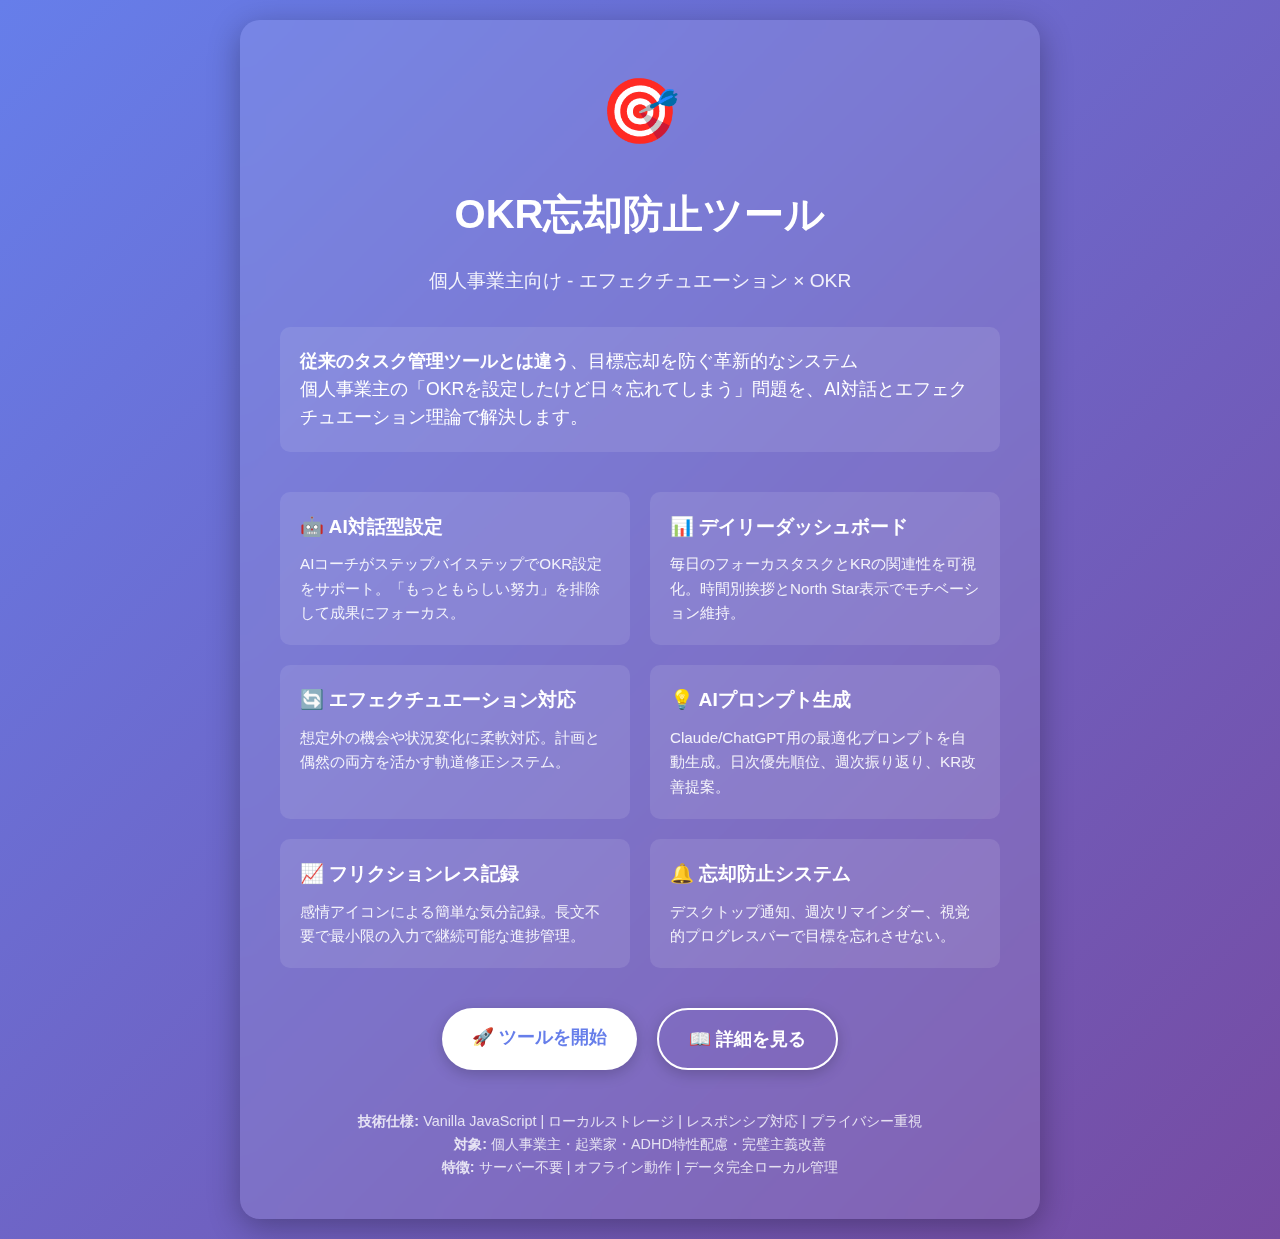
<file: src/landing.html>
<!DOCTYPE html>
<html lang="ja">
<head>
    <meta charset="UTF-8">
    <meta name="viewport" content="width=device-width, initial-scale=1.0">
    <title>🎯 OKR忘却防止ツール - 個人事業主向け</title>
    <style>
        * {
            margin: 0;
            padding: 0;
            box-sizing: border-box;
        }
        
        body {
            font-family: -apple-system, BlinkMacSystemFont, 'Segoe UI', 'Noto Sans JP', sans-serif;
            line-height: 1.6;
            background: linear-gradient(135deg, #667eea 0%, #764ba2 100%);
            color: white;
            min-height: 100vh;
            display: flex;
            align-items: center;
            justify-content: center;
            padding: 20px;
        }
        
        .container {
            max-width: 800px;
            text-align: center;
            background: rgba(255, 255, 255, 0.1);
            border-radius: 20px;
            padding: 40px;
            backdrop-filter: blur(10px);
            box-shadow: 0 8px 32px rgba(0, 0, 0, 0.3);
        }
        
        .logo {
            font-size: 4rem;
            margin-bottom: 20px;
        }
        
        h1 {
            font-size: 2.5rem;
            margin-bottom: 20px;
            font-weight: 700;
        }
        
        .subtitle {
            font-size: 1.2rem;
            margin-bottom: 30px;
            opacity: 0.9;
        }
        
        .description {
            font-size: 1.1rem;
            margin-bottom: 40px;
            text-align: left;
            background: rgba(255, 255, 255, 0.1);
            padding: 20px;
            border-radius: 10px;
        }
        
        .features {
            display: grid;
            grid-template-columns: repeat(auto-fit, minmax(300px, 1fr));
            gap: 20px;
            margin-bottom: 40px;
            text-align: left;
        }
        
        .feature {
            background: rgba(255, 255, 255, 0.1);
            padding: 20px;
            border-radius: 10px;
        }
        
        .feature h3 {
            font-size: 1.2rem;
            margin-bottom: 10px;
        }
        
        .feature p {
            font-size: 0.95rem;
            opacity: 0.9;
        }
        
        .buttons {
            display: flex;
            gap: 20px;
            justify-content: center;
            flex-wrap: wrap;
        }
        
        .btn {
            background: white;
            color: #667eea;
            padding: 15px 30px;
            border: none;
            border-radius: 50px;
            font-size: 1.1rem;
            font-weight: 600;
            text-decoration: none;
            transition: all 0.3s ease;
            box-shadow: 0 4px 15px rgba(0, 0, 0, 0.2);
        }
        
        .btn:hover {
            transform: translateY(-2px);
            box-shadow: 0 6px 20px rgba(0, 0, 0, 0.3);
        }
        
        .btn.secondary {
            background: transparent;
            color: white;
            border: 2px solid white;
        }
        
        .tech-stack {
            margin-top: 40px;
            font-size: 0.9rem;
            opacity: 0.8;
        }
        
        @media (max-width: 768px) {
            .container {
                padding: 20px;
            }
            
            h1 {
                font-size: 2rem;
            }
            
            .buttons {
                flex-direction: column;
                align-items: center;
            }
        }
    </style>
</head>
<body>
    <div class="container">
        <div class="logo">🎯</div>
        <h1>OKR忘却防止ツール</h1>
        <p class="subtitle">個人事業主向け - エフェクチュエーション × OKR</p>
        
        <div class="description">
            <p><strong>従来のタスク管理ツールとは違う</strong>、目標忘却を防ぐ革新的なシステム</p>
            <p>個人事業主の「OKRを設定したけど日々忘れてしまう」問題を、AI対話とエフェクチュエーション理論で解決します。</p>
        </div>
        
        <div class="features">
            <div class="feature">
                <h3>🤖 AI対話型設定</h3>
                <p>AIコーチがステップバイステップでOKR設定をサポート。「もっともらしい努力」を排除して成果にフォーカス。</p>
            </div>
            
            <div class="feature">
                <h3>📊 デイリーダッシュボード</h3>
                <p>毎日のフォーカスタスクとKRの関連性を可視化。時間別挨拶とNorth Star表示でモチベーション維持。</p>
            </div>
            
            <div class="feature">
                <h3>🔄 エフェクチュエーション対応</h3>
                <p>想定外の機会や状況変化に柔軟対応。計画と偶然の両方を活かす軌道修正システム。</p>
            </div>
            
            <div class="feature">
                <h3>💡 AIプロンプト生成</h3>
                <p>Claude/ChatGPT用の最適化プロンプトを自動生成。日次優先順位、週次振り返り、KR改善提案。</p>
            </div>
            
            <div class="feature">
                <h3>📈 フリクションレス記録</h3>
                <p>感情アイコンによる簡単な気分記録。長文不要で最小限の入力で継続可能な進捗管理。</p>
            </div>
            
            <div class="feature">
                <h3>🔔 忘却防止システム</h3>
                <p>デスクトップ通知、週次リマインダー、視覚的プログレスバーで目標を忘れさせない。</p>
            </div>
        </div>
        
        <div class="buttons">
            <a href="Stock/programs/個人OKR管理ツール/development/index.html" class="btn">🚀 ツールを開始</a>
            <a href="Stock/programs/個人OKR管理ツール/README.md" class="btn secondary">📖 詳細を見る</a>
        </div>
        
        <div class="tech-stack">
            <p><strong>技術仕様:</strong> Vanilla JavaScript | ローカルストレージ | レスポンシブ対応 | プライバシー重視</p>
            <p><strong>対象:</strong> 個人事業主・起業家・ADHD特性配慮・完璧主義改善</p>
            <p><strong>特徴:</strong> サーバー不要 | オフライン動作 | データ完全ローカル管理</p>
        </div>
    </div>
</body>
</html>
</file>
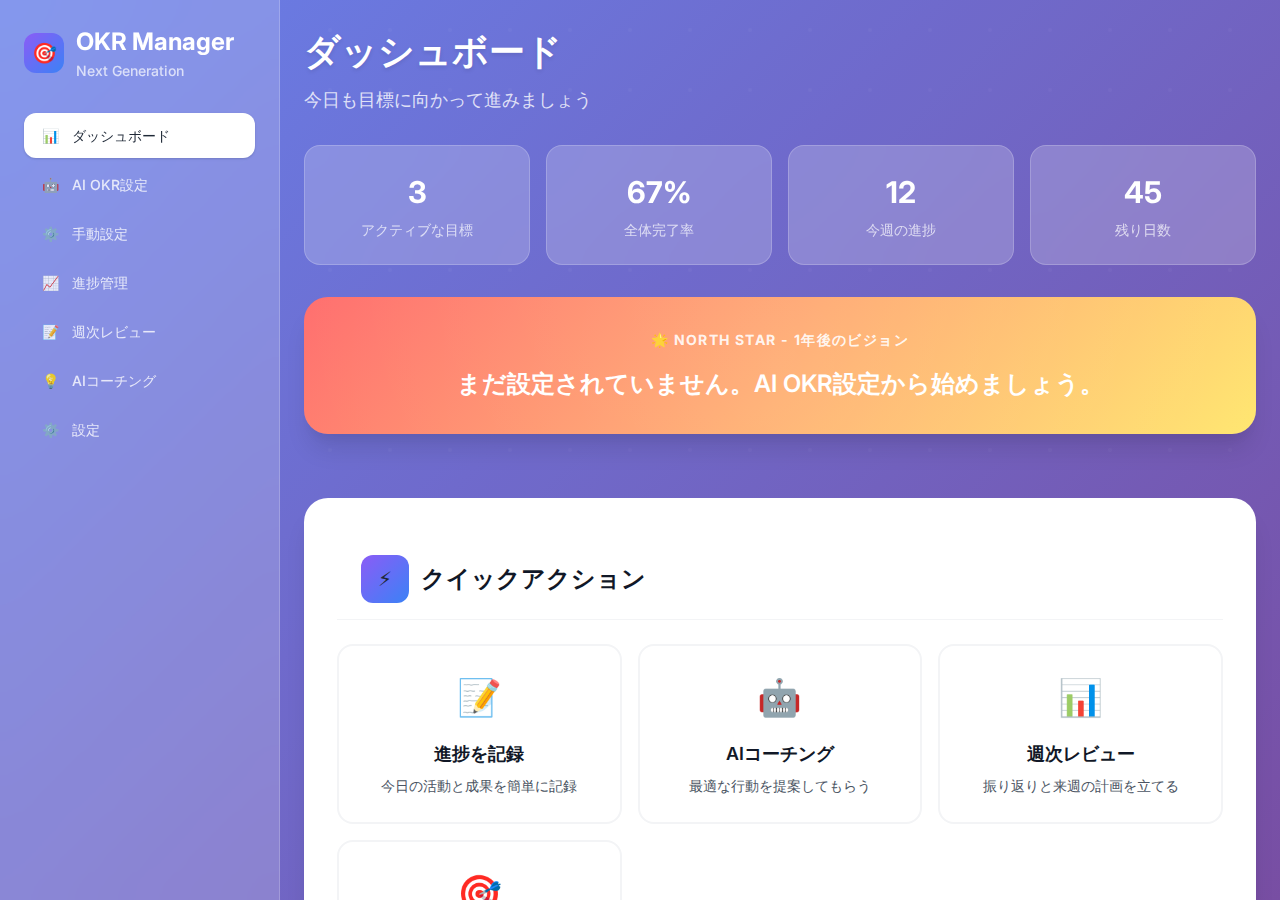
<file: src/modern-index.html>
<!DOCTYPE html>
<html lang="ja">
<head>
    <meta charset="UTF-8">
    <meta name="viewport" content="width=device-width, initial-scale=1.0">
    <title>OKR Management Tool - 次世代個人事業主向け</title>
    
    <!-- PWA メタタグ -->
    <meta name="description" content="AI搭載の次世代OKR管理ツール - 個人事業主・フリーランス向け">
    <meta name="theme-color" content="#8B5CF6">
    <link rel="manifest" href="./manifest.json">
    
    <!-- フォント読み込み -->
    <link rel="preconnect" href="https://fonts.googleapis.com">
    <link rel="preconnect" href="https://fonts.gstatic.com" crossorigin>
    <link href="https://fonts.googleapis.com/css2?family=Inter:wght@300;400;500;600;700;800&display=swap" rel="stylesheet">
    
    <!-- iOS Safari用 -->
    <meta name="apple-mobile-web-app-capable" content="yes">
    <meta name="apple-mobile-web-app-status-bar-style" content="default">
    <meta name="apple-mobile-web-app-title" content="OKR Manager">
    <link rel="apple-touch-icon" href="./assets/icons/icon-192.png">
    
    <!-- モダンデザインシステム -->
    <link rel="stylesheet" href="./styles/modern-design-system.css">
    
    <style>
        /* アプリケーション固有のスタイル */
        .app-layout {
            min-height: 100vh;
            background: linear-gradient(135deg, #667eea 0%, #764ba2 100%);
            position: relative;
        }
        
        .app-layout::before {
            content: '';
            position: absolute;
            top: 0;
            left: 0;
            right: 0;
            bottom: 0;
            background: url("data:image/svg+xml,%3Csvg width='60' height='60' viewBox='0 0 60 60' xmlns='http://www.w3.org/2000/svg'%3E%3Cg fill='none' fill-rule='evenodd'%3E%3Cg fill='%23ffffff' fill-opacity='0.03'%3E%3Ccircle cx='30' cy='30' r='2'/%3E%3C/g%3E%3C/g%3E%3C/svg%3E") repeat;
            pointer-events: none;
        }
        
        .main-container {
            display: grid;
            grid-template-columns: 280px 1fr;
            height: 100vh;
            position: relative;
            z-index: 1;
            gap: 0;
        }
        
        /* サイドバー */
        .sidebar {
            background: var(--glass-bg-strong);
            backdrop-filter: var(--glass-backdrop);
            border-right: 1px solid var(--glass-border);
            padding: var(--space-6);
            overflow-y: auto;
        }
        
        .sidebar-header {
            margin-bottom: var(--space-8);
        }
        
        .logo {
            display: flex;
            align-items: center;
            gap: var(--space-3);
            font-family: var(--font-heading);
            font-size: var(--text-2xl);
            font-weight: var(--font-weight-bold);
            color: var(--color-white);
            margin-bottom: var(--space-2);
        }
        
        .logo-icon {
            width: 40px;
            height: 40px;
            background: var(--gradient-primary);
            border-radius: var(--radius-xl);
            display: flex;
            align-items: center;
            justify-content: center;
            font-size: var(--text-xl);
        }
        
        .tagline {
            font-size: var(--text-sm);
            color: rgba(255, 255, 255, 0.7);
            font-weight: var(--font-weight-medium);
        }
        
        .nav-menu {
            display: flex;
            flex-direction: column;
            gap: var(--space-1);
        }
        
        .nav-item {
            display: flex;
            align-items: center;
            gap: var(--space-3);
            padding: var(--space-3) var(--space-4);
            color: rgba(255, 255, 255, 0.8);
            text-decoration: none;
            border-radius: var(--radius-xl);
            font-weight: var(--font-weight-medium);
            font-size: var(--text-sm);
            transition: all var(--transition-base);
            cursor: pointer;
            user-select: none;
        }
        
        .nav-item:hover {
            background: rgba(255, 255, 255, 0.1);
            color: var(--color-white);
            transform: translateX(4px);
        }
        
        .nav-item.active {
            background: var(--color-white);
            color: var(--color-gray-800);
            box-shadow: var(--shadow-sm);
        }
        
        .nav-item.active:hover {
            transform: translateX(0);
        }
        
        .nav-icon {
            width: 20px;
            height: 20px;
            display: flex;
            align-items: center;
            justify-content: center;
        }
        
        /* メインコンテンツ */
        .main-content {
            padding: var(--space-6);
            overflow-y: auto;
            background: rgba(255, 255, 255, 0.02);
        }
        
        .page-header {
            margin-bottom: var(--space-8);
        }
        
        .page-title {
            font-family: var(--font-heading);
            font-size: var(--text-4xl);
            font-weight: var(--font-weight-bold);
            color: var(--color-white);
            margin-bottom: var(--space-2);
            text-shadow: 0 2px 4px rgba(0, 0, 0, 0.1);
        }
        
        .page-subtitle {
            font-size: var(--text-lg);
            color: rgba(255, 255, 255, 0.8);
            font-weight: var(--font-weight-medium);
        }
        
        /* ダッシュボード固有 */
        .dashboard-grid {
            display: grid;
            gap: var(--space-6);
            grid-template-columns: repeat(auto-fit, minmax(300px, 1fr));
        }
        
        .stats-grid {
            display: grid;
            grid-template-columns: repeat(auto-fit, minmax(200px, 1fr));
            gap: var(--space-4);
            margin-bottom: var(--space-8);
        }
        
        .stat-card {
            background: var(--glass-bg-strong);
            backdrop-filter: var(--glass-backdrop);
            border: 1px solid var(--glass-border);
            border-radius: var(--radius-2xl);
            padding: var(--space-6);
            text-align: center;
            transition: all var(--transition-base);
        }
        
        .stat-card:hover {
            transform: translateY(-4px);
            box-shadow: var(--shadow-glass-lg);
        }
        
        .stat-value {
            font-family: var(--font-heading);
            font-size: var(--text-3xl);
            font-weight: var(--font-weight-bold);
            color: var(--color-white);
            margin-bottom: var(--space-1);
        }
        
        .stat-label {
            font-size: var(--text-sm);
            color: rgba(255, 255, 255, 0.7);
            font-weight: var(--font-weight-medium);
        }
        
        .progress-ring {
            width: 60px;
            height: 60px;
            margin: 0 auto var(--space-4);
        }
        
        /* セクションカード */
        .section {
            display: none;
        }
        
        .section.active {
            display: block;
            animation: slideUp var(--transition-base) ease-out;
        }
        
        .content-card {
            background: var(--color-white);
            border-radius: var(--radius-3xl);
            box-shadow: var(--shadow-xl);
            padding: var(--space-8);
            margin-bottom: var(--space-6);
            border: 1px solid rgba(255, 255, 255, 0.1);
        }
        
        .content-card-glass {
            background: var(--glass-bg-strong);
            backdrop-filter: var(--glass-backdrop);
            border: 1px solid var(--glass-border);
            color: var(--color-white);
        }
        
        .card-header {
            display: flex;
            align-items: center;
            gap: var(--space-3);
            margin-bottom: var(--space-6);
        }
        
        .card-icon {
            width: 48px;
            height: 48px;
            background: var(--gradient-primary);
            border-radius: var(--radius-xl);
            display: flex;
            align-items: center;
            justify-content: center;
            font-size: var(--text-xl);
        }
        
        .card-title {
            font-family: var(--font-heading);
            font-size: var(--text-2xl);
            font-weight: var(--font-weight-bold);
            color: var(--color-gray-900);
        }
        
        .content-card-glass .card-title {
            color: var(--color-white);
        }
        
        /* アクションボタングリッド */
        .action-grid {
            display: grid;
            grid-template-columns: repeat(auto-fit, minmax(240px, 1fr));
            gap: var(--space-4);
            margin-bottom: var(--space-8);
        }
        
        .action-card {
            background: var(--color-white);
            border: 2px solid var(--color-gray-100);
            border-radius: var(--radius-2xl);
            padding: var(--space-6);
            text-align: center;
            cursor: pointer;
            transition: all var(--transition-base);
            position: relative;
            overflow: hidden;
        }
        
        .action-card::before {
            content: '';
            position: absolute;
            top: 0;
            left: -100%;
            width: 100%;
            height: 100%;
            background: var(--gradient-primary);
            opacity: 0;
            transition: all var(--transition-base);
        }
        
        .action-card:hover {
            transform: translateY(-4px);
            box-shadow: var(--shadow-xl);
            border-color: var(--color-accent-purple);
        }
        
        .action-card:hover::before {
            left: 0;
            opacity: 0.1;
        }
        
        .action-icon-large {
            font-size: var(--text-4xl);
            margin-bottom: var(--space-4);
            display: block;
        }
        
        .action-title {
            font-family: var(--font-heading);
            font-size: var(--text-lg);
            font-weight: var(--font-weight-semibold);
            color: var(--color-gray-900);
            margin-bottom: var(--space-2);
        }
        
        .action-description {
            font-size: var(--text-sm);
            color: var(--color-gray-600);
            line-height: var(--leading-relaxed);
        }
        
        /* North Starカード */
        .north-star-card {
            background: var(--gradient-warm);
            border-radius: var(--radius-3xl);
            padding: var(--space-8);
            text-align: center;
            margin-bottom: var(--space-8);
            box-shadow: var(--shadow-xl);
            position: relative;
            overflow: hidden;
        }
        
        .north-star-card::before {
            content: '';
            position: absolute;
            top: -50%;
            left: -50%;
            width: 200%;
            height: 200%;
            background: radial-gradient(circle, rgba(255, 255, 255, 0.1) 0%, transparent 70%);
            animation: rotate 20s linear infinite;
        }
        
        @keyframes rotate {
            from { transform: rotate(0deg); }
            to { transform: rotate(360deg); }
        }
        
        .north-star-label {
            font-size: var(--text-sm);
            font-weight: var(--font-weight-bold);
            color: rgba(255, 255, 255, 0.9);
            text-transform: uppercase;
            letter-spacing: 0.1em;
            margin-bottom: var(--space-4);
            position: relative;
        }
        
        .north-star-text {
            font-family: var(--font-heading);
            font-size: var(--text-2xl);
            font-weight: var(--font-weight-semibold);
            color: var(--color-white);
            line-height: var(--leading-normal);
            position: relative;
        }
        
        /* OKRグリッド */
        .okr-grid {
            display: grid;
            gap: var(--space-6);
            margin-bottom: var(--space-8);
        }
        
        .okr-objective {
            background: var(--color-white);
            border-radius: var(--radius-2xl);
            box-shadow: var(--shadow-lg);
            padding: var(--space-6);
            border-left: 4px solid var(--color-accent-purple);
        }
        
        .objective-header {
            display: flex;
            align-items: center;
            justify-content: space-between;
            margin-bottom: var(--space-4);
        }
        
        .objective-title {
            font-family: var(--font-heading);
            font-size: var(--text-xl);
            font-weight: var(--font-weight-semibold);
            color: var(--color-gray-900);
        }
        
        .objective-status {
            padding: var(--space-1) var(--space-3);
            border-radius: var(--radius-full);
            font-size: var(--text-xs);
            font-weight: var(--font-weight-medium);
            text-transform: uppercase;
            letter-spacing: 0.05em;
        }
        
        .status-active {
            background: rgba(16, 185, 129, 0.1);
            color: var(--color-success);
        }
        
        .kr-list {
            display: flex;
            flex-direction: column;
            gap: var(--space-3);
        }
        
        .kr-item {
            background: var(--color-gray-50);
            border-radius: var(--radius-lg);
            padding: var(--space-4);
            transition: all var(--transition-base);
        }
        
        .kr-item:hover {
            background: var(--color-gray-100);
            transform: translateX(4px);
        }
        
        .kr-header {
            display: flex;
            align-items: center;
            justify-content: space-between;
            margin-bottom: var(--space-2);
        }
        
        .kr-title {
            font-size: var(--text-sm);
            font-weight: var(--font-weight-medium);
            color: var(--color-gray-800);
            flex: 1;
        }
        
        .kr-metrics {
            font-size: var(--text-sm);
            font-weight: var(--font-weight-semibold);
            color: var(--color-accent-blue);
        }
        
        .kr-progress {
            width: 100%;
            height: 6px;
            background: var(--color-gray-200);
            border-radius: var(--radius-full);
            overflow: hidden;
        }
        
        .kr-progress-bar {
            height: 100%;
            background: var(--gradient-primary);
            border-radius: var(--radius-full);
            transition: width var(--transition-slow);
        }
        
        /* レスポンシブ */
        @media (max-width: 1024px) {
            .main-container {
                grid-template-columns: 1fr;
                grid-template-rows: auto 1fr;
                height: auto;
                min-height: 100vh;
            }
            
            .sidebar {
                padding: var(--space-4);
                border-right: none;
                border-bottom: 1px solid var(--glass-border);
            }
            
            .sidebar-header {
                margin-bottom: var(--space-4);
            }
            
            .nav-menu {
                flex-direction: row;
                flex-wrap: wrap;
                gap: var(--space-2);
            }
            
            .nav-item {
                flex: 1;
                min-width: 120px;
                justify-content: center;
                padding: var(--space-2) var(--space-3);
            }
            
            .page-title {
                font-size: var(--text-3xl);
            }
            
            .stats-grid {
                grid-template-columns: repeat(2, 1fr);
            }
        }
        
        @media (max-width: 640px) {
            .main-content {
                padding: var(--space-4);
            }
            
            .content-card {
                padding: var(--space-6);
            }
            
            .stats-grid {
                grid-template-columns: 1fr;
            }
            
            .action-grid {
                grid-template-columns: 1fr;
            }
        }
    </style>
</head>
<body>
    <div class="app-layout">
        <div class="main-container">
            <!-- サイドバー -->
            <aside class="sidebar">
                <div class="sidebar-header">
                    <div class="logo">
                        <div class="logo-icon">🎯</div>
                        <div>
                            <div>OKR Manager</div>
                            <div class="tagline">Next Generation</div>
                        </div>
                    </div>
                </div>
                
                <nav class="nav-menu">
                    <a href="#" class="nav-item active" data-section="dashboard">
                        <div class="nav-icon">📊</div>
                        <span>ダッシュボード</span>
                    </a>
                    <a href="#" class="nav-item" data-section="ai-assist">
                        <div class="nav-icon">🤖</div>
                        <span>AI OKR設定</span>
                    </a>
                    <a href="#" class="nav-item" data-section="okr-manual">
                        <div class="nav-icon">⚙️</div>
                        <span>手動設定</span>
                    </a>
                    <a href="#" class="nav-item" data-section="progress">
                        <div class="nav-icon">📈</div>
                        <span>進捗管理</span>
                    </a>
                    <a href="#" class="nav-item" data-section="review">
                        <div class="nav-icon">📝</div>
                        <span>週次レビュー</span>
                    </a>
                    <a href="#" class="nav-item" data-section="coaching">
                        <div class="nav-icon">💡</div>
                        <span>AIコーチング</span>
                    </a>
                    <a href="#" class="nav-item" data-section="settings">
                        <div class="nav-icon">⚙️</div>
                        <span>設定</span>
                    </a>
                </nav>
            </aside>
            
            <!-- メインコンテンツ -->
            <main class="main-content">
                <!-- ダッシュボード -->
                <section id="dashboard" class="section active">
                    <div class="page-header">
                        <h1 class="page-title">ダッシュボード</h1>
                        <p class="page-subtitle">今日も目標に向かって進みましょう</p>
                    </div>
                    
                    <!-- 統計カード -->
                    <div class="stats-grid">
                        <div class="stat-card">
                            <div class="stat-value" id="activeObjectives">0</div>
                            <div class="stat-label">アクティブな目標</div>
                        </div>
                        <div class="stat-card">
                            <div class="stat-value" id="completionRate">0%</div>
                            <div class="stat-label">全体完了率</div>
                        </div>
                        <div class="stat-card">
                            <div class="stat-value" id="weeklyProgress">0</div>
                            <div class="stat-label">今週の進捗</div>
                        </div>
                        <div class="stat-card">
                            <div class="stat-value" id="daysLeft">0</div>
                            <div class="stat-label">残り日数</div>
                        </div>
                    </div>
                    
                    <!-- North Star -->
                    <div class="north-star-card">
                        <div class="north-star-label">🌟 North Star - 1年後のビジョン</div>
                        <div class="north-star-text" id="northStarDisplay">
                            まだ設定されていません。AI OKR設定から始めましょう。
                        </div>
                    </div>
                    
                    <!-- OKR表示 -->
                    <div class="okr-grid" id="okrGrid">
                        <!-- OKRが動的に追加される -->
                    </div>
                    
                    <!-- クイックアクション -->
                    <div class="content-card">
                        <div class="card-header">
                            <div class="card-icon">⚡</div>
                            <h2 class="card-title">クイックアクション</h2>
                        </div>
                        <div class="action-grid">
                            <div class="action-card" data-action="record-progress">
                                <span class="action-icon-large">📝</span>
                                <h3 class="action-title">進捗を記録</h3>
                                <p class="action-description">今日の活動と成果を簡単に記録</p>
                            </div>
                            <div class="action-card" data-action="ai-coach">
                                <span class="action-icon-large">🤖</span>
                                <h3 class="action-title">AIコーチング</h3>
                                <p class="action-description">最適な行動を提案してもらう</p>
                            </div>
                            <div class="action-card" data-action="weekly-review">
                                <span class="action-icon-large">📊</span>
                                <h3 class="action-title">週次レビュー</h3>
                                <p class="action-description">振り返りと来週の計画を立てる</p>
                            </div>
                            <div class="action-card" data-action="adjust-okr">
                                <span class="action-icon-large">🎯</span>
                                <h3 class="action-title">OKR調整</h3>
                                <p class="action-description">目標を現実に合わせて調整</p>
                            </div>
                        </div>
                    </div>
                </section>
                
                <!-- AI OKR設定 -->
                <section id="ai-assist" class="section">
                    <div class="page-header">
                        <h1 class="page-title">AI OKR設定</h1>
                        <p class="page-subtitle">AIと対話しながら最適なOKRを作成</p>
                    </div>
                    
                    <div class="content-card-glass content-card">
                        <div class="card-header">
                            <div class="card-icon">🤖</div>
                            <h2 class="card-title">AIアシスタント</h2>
                        </div>
                        
                        <div class="action-grid">
                            <div class="action-card" id="start-ai-dialogue">
                                <span class="action-icon-large">💬</span>
                                <h3 class="action-title">AI対話でOKR作成</h3>
                                <p class="action-description">自然な会話でOKRを自動生成</p>
                            </div>
                            <div class="action-card" id="analyze-external-log">
                                <span class="action-icon-large">📄</span>
                                <h3 class="action-title">対話ログ解析</h3>
                                <p class="action-description">既存の相談内容からOKRを抽出</p>
                            </div>
                            <div class="action-card" data-action="okr-templates">
                                <span class="action-icon-large">📋</span>
                                <h3 class="action-title">テンプレート選択</h3>
                                <p class="action-description">業種別のOKRテンプレートから選択</p>
                            </div>
                        </div>
                        
                        <div id="ai-dialogue-container">
                            <div style="text-align: center; padding: var(--space-12);">
                                <h3 style="color: var(--color-white); margin-bottom: var(--space-4);">🎯 AIでOKRを簡単作成</h3>
                                <p style="color: rgba(255, 255, 255, 0.8); line-height: var(--leading-relaxed);">
                                    目標や現状を自然な言葉で話すだけで、<br>
                                    AIが最適なOKRを提案します。<br><br>
                                    「AI対話でOKR作成」から始めましょう！
                                </p>
                            </div>
                        </div>
                    </div>
                </section>
                
                <!-- 手動OKR設定 -->
                <section id="okr-manual" class="section">
                    <div class="page-header">
                        <h1 class="page-title">手動OKR設定</h1>
                        <p class="page-subtitle">詳細にカスタマイズしてOKRを作成</p>
                    </div>
                    
                    <div class="content-card">
                        <div class="card-header">
                            <div class="card-icon">⚙️</div>
                            <h2 class="card-title">OKR手動設定</h2>
                        </div>
                        
                        <div class="form-group">
                            <label class="form-label">North Star (1年後のビジョン)</label>
                            <textarea class="form-textarea" id="northStarInput" placeholder="1年後、あなたがクライアントや周りの人から『〇〇さんってこういう人だよね』と言われたい理想の姿を描いてください"></textarea>
                        </div>
                        
                        <div class="form-group">
                            <label class="form-label">Objectives (3ヶ月の目標)</label>
                            <div id="objectivesContainer">
                                <!-- Objectivesが動的に追加される -->
                            </div>
                            <button class="btn btn-secondary" id="addObjective">+ Objectiveを追加</button>
                        </div>
                        
                        <div class="form-group">
                            <label class="form-label">Key Results (測定可能な成果)</label>
                            <div id="keyResultsContainer">
                                <!-- Key Resultsが動的に追加される -->
                            </div>
                            <button class="btn btn-secondary" id="addKeyResult">+ Key Resultを追加</button>
                        </div>
                        
                        <div class="flex gap-4">
                            <button class="btn btn-primary" id="saveOKR">OKRを保存</button>
                            <button class="btn btn-ghost" id="previewOKR">プレビュー</button>
                        </div>
                    </div>
                </section>
                
                <!-- その他のセクションは省略 -->
            </main>
        </div>
    </div>
    
    <!-- JavaScript -->
    <script src="./js/settings.js"></script>
    <script src="./js/api-service.js"></script>
    <script src="./js/ai-assistant.js"></script>
    <script src="./modern-script.js"></script>
    
    <script>
        // モダンナビゲーション
        document.addEventListener('DOMContentLoaded', function() {
            // ナビゲーション処理
            const navItems = document.querySelectorAll('.nav-item');
            const sections = document.querySelectorAll('.section');
            
            navItems.forEach(item => {
                item.addEventListener('click', (e) => {
                    e.preventDefault();
                    
                    // アクティブ状態を更新
                    navItems.forEach(nav => nav.classList.remove('active'));
                    item.classList.add('active');
                    
                    // セクション表示を更新
                    const targetSection = item.getAttribute('data-section');
                    sections.forEach(section => section.classList.remove('active'));
                    document.getElementById(targetSection)?.classList.add('active');
                });
            });
            
            // AI Assistant の初期化
            if (window.aiAssistant && window.apiService) {
                window.aiAssistant.init(window.apiService);
            }
            
            // クイックアクション
            const actionCards = document.querySelectorAll('.action-card');
            actionCards.forEach(card => {
                card.addEventListener('click', () => {
                    const action = card.getAttribute('data-action');
                    handleQuickAction(action);
                });
            });
        });
        
        function handleQuickAction(action) {
            switch(action) {
                case 'record-progress':
                    // 進捗記録セクションに移動
                    document.querySelector('[data-section="progress"]').click();
                    break;
                case 'ai-coach':
                    // AIコーチングセクションに移動
                    document.querySelector('[data-section="coaching"]').click();
                    break;
                case 'weekly-review':
                    // 週次レビューセクションに移動
                    document.querySelector('[data-section="review"]').click();
                    break;
                case 'adjust-okr':
                    // OKR設定セクションに移動
                    document.querySelector('[data-section="ai-assist"]').click();
                    break;
            }
        }
        
        // 統計データの更新
        function updateDashboardStats() {
            // 実際のデータから統計を計算
            document.getElementById('activeObjectives').textContent = '3';
            document.getElementById('completionRate').textContent = '67%';
            document.getElementById('weeklyProgress').textContent = '12';
            document.getElementById('daysLeft').textContent = '45';
        }
        
        // 初期化
        updateDashboardStats();
    </script>
</body>
</html>
</file>
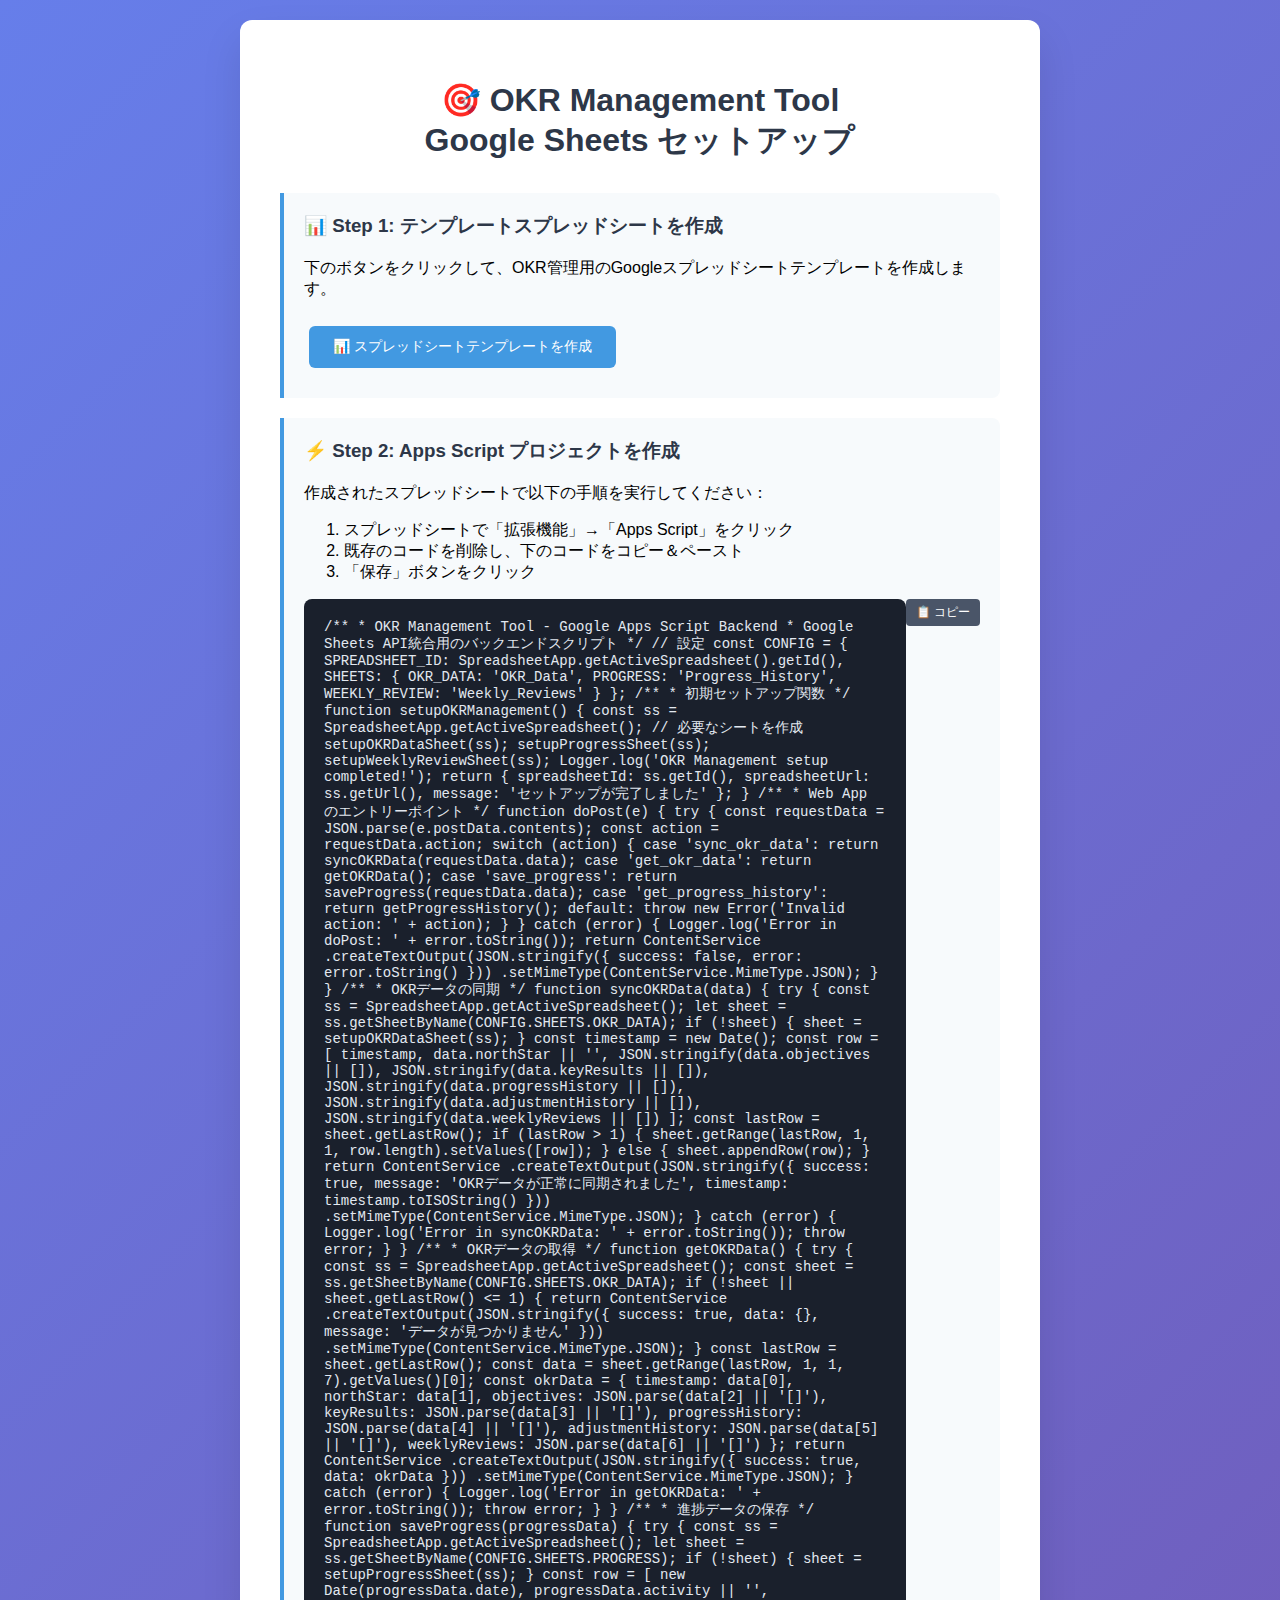
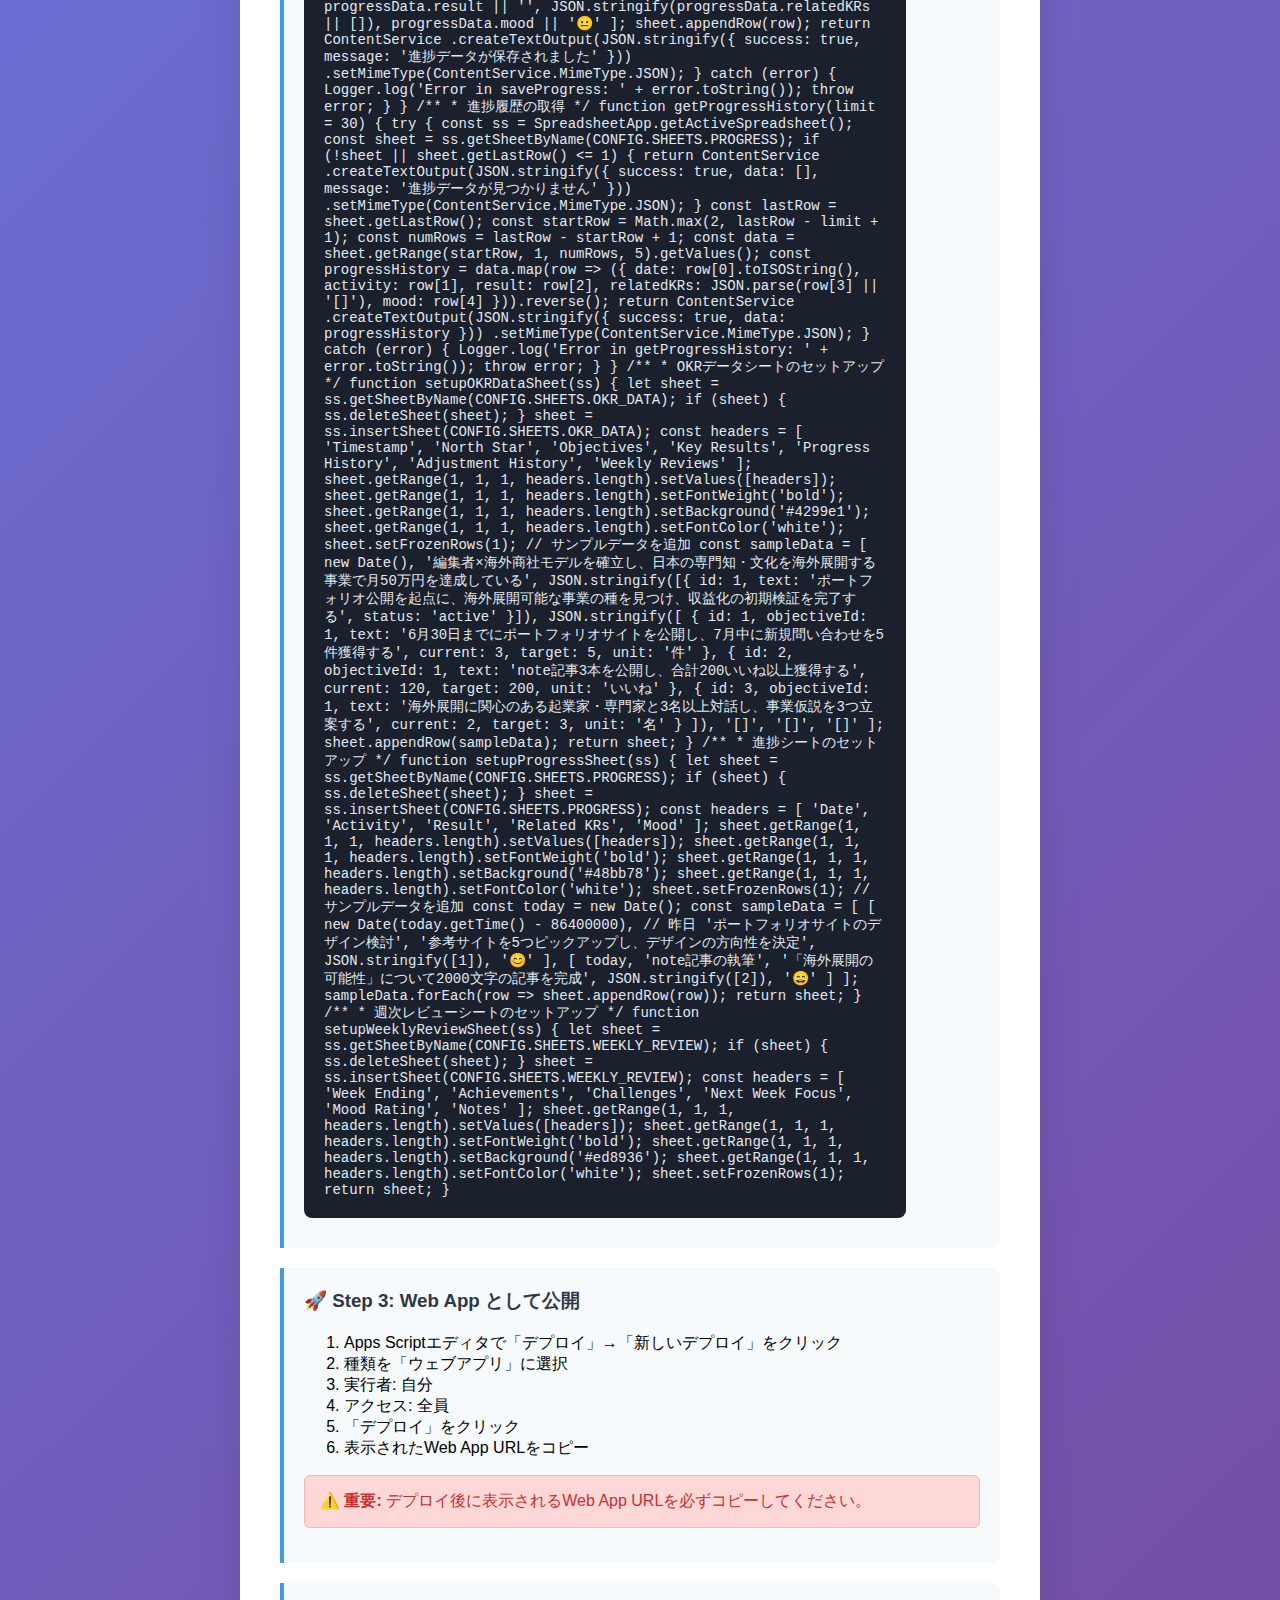
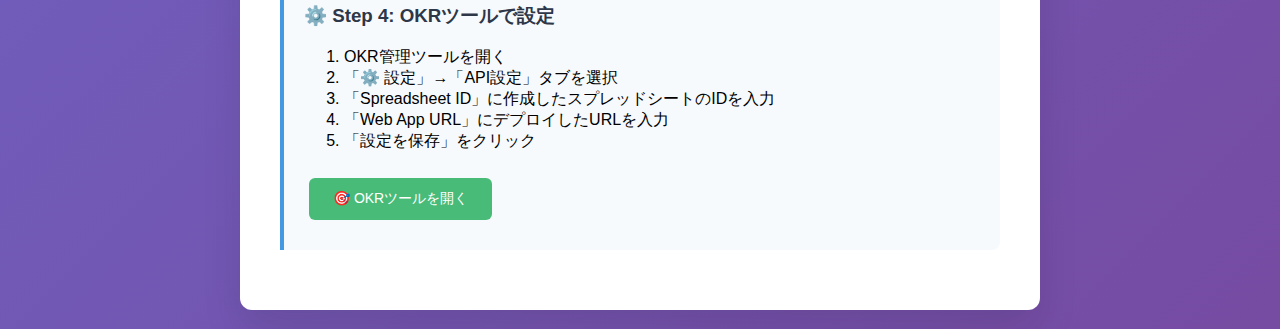
<file: templates/google-sheets-template.html>
<!DOCTYPE html>
<html lang="ja">
<head>
    <meta charset="UTF-8">
    <meta name="viewport" content="width=device-width, initial-scale=1.0">
    <title>OKR Management Tool - Google Sheets セットアップ</title>
    <style>
        body {
            font-family: -apple-system, BlinkMacSystemFont, 'Segoe UI', Roboto, sans-serif;
            max-width: 800px;
            margin: 0 auto;
            padding: 20px;
            background: linear-gradient(135deg, #667eea 0%, #764ba2 100%);
            min-height: 100vh;
        }
        .container {
            background: white;
            border-radius: 12px;
            padding: 40px;
            box-shadow: 0 20px 40px rgba(0,0,0,0.1);
        }
        h1 {
            color: #2d3748;
            text-align: center;
            margin-bottom: 30px;
        }
        .step {
            background: #f7fafc;
            border-left: 4px solid #4299e1;
            padding: 20px;
            margin: 20px 0;
            border-radius: 0 8px 8px 0;
        }
        .step h3 {
            color: #2d3748;
            margin-top: 0;
        }
        .button {
            background: #4299e1;
            color: white;
            border: none;
            padding: 12px 24px;
            border-radius: 6px;
            cursor: pointer;
            text-decoration: none;
            display: inline-block;
            margin: 10px 5px;
            font-size: 14px;
            transition: background 0.3s;
        }
        .button:hover {
            background: #3182ce;
        }
        .button.success {
            background: #48bb78;
        }
        .button.success:hover {
            background: #38a169;
        }
        .code-block {
            background: #1a202c;
            color: #e2e8f0;
            padding: 20px;
            border-radius: 8px;
            margin: 10px 0;
            overflow-x: auto;
            font-family: 'Monaco', 'Menlo', monospace;
            font-size: 14px;
        }
        .alert {
            background: #fed7d7;
            border: 1px solid #feb2b2;
            color: #c53030;
            padding: 15px;
            border-radius: 6px;
            margin: 15px 0;
        }
        .success-alert {
            background: #c6f6d5;
            border: 1px solid #9ae6b4;
            color: #2f855a;
        }
        .copy-btn {
            float: right;
            background: #4a5568;
            color: white;
            border: none;
            padding: 5px 10px;
            border-radius: 4px;
            cursor: pointer;
            font-size: 12px;
        }
        .copy-btn:hover {
            background: #2d3748;
        }
        #status {
            margin-top: 20px;
            padding: 15px;
            border-radius: 6px;
            display: none;
        }
    </style>
</head>
<body>
    <div class="container">
        <h1>🎯 OKR Management Tool<br>Google Sheets セットアップ</h1>
        
        <div class="step">
            <h3>📊 Step 1: テンプレートスプレッドシートを作成</h3>
            <p>下のボタンをクリックして、OKR管理用のGoogleスプレッドシートテンプレートを作成します。</p>
            <button class="button" onclick="createTemplate()">📊 スプレッドシートテンプレートを作成</button>
            <div id="sheet-info" style="display: none;">
                <div class="success-alert">
                    <strong>✅ スプレッドシート作成完了！</strong><br>
                    スプレッドシートID: <span id="spreadsheet-id"></span><br>
                    <a id="spreadsheet-link" href="#" target="_blank">📊 スプレッドシートを開く</a>
                </div>
            </div>
        </div>

        <div class="step">
            <h3>⚡ Step 2: Apps Script プロジェクトを作成</h3>
            <p>作成されたスプレッドシートで以下の手順を実行してください：</p>
            <ol>
                <li>スプレッドシートで「拡張機能」→「Apps Script」をクリック</li>
                <li>既存のコードを削除し、下のコードをコピー＆ペースト</li>
                <li>「保存」ボタンをクリック</li>
            </ol>
            
            <div style="position: relative;">
                <button class="copy-btn" onclick="copyCode('apps-script-code')">📋 コピー</button>
                <div class="code-block" id="apps-script-code">/**
 * OKR Management Tool - Google Apps Script Backend
 * Google Sheets API統合用のバックエンドスクリプト
 */

// 設定
const CONFIG = {
  SPREADSHEET_ID: SpreadsheetApp.getActiveSpreadsheet().getId(),
  SHEETS: {
    OKR_DATA: 'OKR_Data',
    PROGRESS: 'Progress_History',
    WEEKLY_REVIEW: 'Weekly_Reviews'
  }
};

/**
 * 初期セットアップ関数
 */
function setupOKRManagement() {
  const ss = SpreadsheetApp.getActiveSpreadsheet();
  
  // 必要なシートを作成
  setupOKRDataSheet(ss);
  setupProgressSheet(ss);
  setupWeeklyReviewSheet(ss);
  
  Logger.log('OKR Management setup completed!');
  
  return {
    spreadsheetId: ss.getId(),
    spreadsheetUrl: ss.getUrl(),
    message: 'セットアップが完了しました'
  };
}

/**
 * Web App のエントリーポイント
 */
function doPost(e) {
  try {
    const requestData = JSON.parse(e.postData.contents);
    const action = requestData.action;
    
    switch (action) {
      case 'sync_okr_data':
        return syncOKRData(requestData.data);
      case 'get_okr_data':
        return getOKRData();
      case 'save_progress':
        return saveProgress(requestData.data);
      case 'get_progress_history':
        return getProgressHistory();
      default:
        throw new Error('Invalid action: ' + action);
    }
  } catch (error) {
    Logger.log('Error in doPost: ' + error.toString());
    return ContentService
      .createTextOutput(JSON.stringify({
        success: false,
        error: error.toString()
      }))
      .setMimeType(ContentService.MimeType.JSON);
  }
}

/**
 * OKRデータの同期
 */
function syncOKRData(data) {
  try {
    const ss = SpreadsheetApp.getActiveSpreadsheet();
    let sheet = ss.getSheetByName(CONFIG.SHEETS.OKR_DATA);
    
    if (!sheet) {
      sheet = setupOKRDataSheet(ss);
    }
    
    const timestamp = new Date();
    const row = [
      timestamp,
      data.northStar || '',
      JSON.stringify(data.objectives || []),
      JSON.stringify(data.keyResults || []),
      JSON.stringify(data.progressHistory || []),
      JSON.stringify(data.adjustmentHistory || []),
      JSON.stringify(data.weeklyReviews || [])
    ];
    
    const lastRow = sheet.getLastRow();
    if (lastRow > 1) {
      sheet.getRange(lastRow, 1, 1, row.length).setValues([row]);
    } else {
      sheet.appendRow(row);
    }
    
    return ContentService
      .createTextOutput(JSON.stringify({
        success: true,
        message: 'OKRデータが正常に同期されました',
        timestamp: timestamp.toISOString()
      }))
      .setMimeType(ContentService.MimeType.JSON);
      
  } catch (error) {
    Logger.log('Error in syncOKRData: ' + error.toString());
    throw error;
  }
}

/**
 * OKRデータの取得
 */
function getOKRData() {
  try {
    const ss = SpreadsheetApp.getActiveSpreadsheet();
    const sheet = ss.getSheetByName(CONFIG.SHEETS.OKR_DATA);
    
    if (!sheet || sheet.getLastRow() <= 1) {
      return ContentService
        .createTextOutput(JSON.stringify({
          success: true,
          data: {},
          message: 'データが見つかりません'
        }))
        .setMimeType(ContentService.MimeType.JSON);
    }
    
    const lastRow = sheet.getLastRow();
    const data = sheet.getRange(lastRow, 1, 1, 7).getValues()[0];
    
    const okrData = {
      timestamp: data[0],
      northStar: data[1],
      objectives: JSON.parse(data[2] || '[]'),
      keyResults: JSON.parse(data[3] || '[]'),
      progressHistory: JSON.parse(data[4] || '[]'),
      adjustmentHistory: JSON.parse(data[5] || '[]'),
      weeklyReviews: JSON.parse(data[6] || '[]')
    };
    
    return ContentService
      .createTextOutput(JSON.stringify({
        success: true,
        data: okrData
      }))
      .setMimeType(ContentService.MimeType.JSON);
      
  } catch (error) {
    Logger.log('Error in getOKRData: ' + error.toString());
    throw error;
  }
}

/**
 * 進捗データの保存
 */
function saveProgress(progressData) {
  try {
    const ss = SpreadsheetApp.getActiveSpreadsheet();
    let sheet = ss.getSheetByName(CONFIG.SHEETS.PROGRESS);
    
    if (!sheet) {
      sheet = setupProgressSheet(ss);
    }
    
    const row = [
      new Date(progressData.date),
      progressData.activity || '',
      progressData.result || '',
      JSON.stringify(progressData.relatedKRs || []),
      progressData.mood || '😐'
    ];
    
    sheet.appendRow(row);
    
    return ContentService
      .createTextOutput(JSON.stringify({
        success: true,
        message: '進捗データが保存されました'
      }))
      .setMimeType(ContentService.MimeType.JSON);
      
  } catch (error) {
    Logger.log('Error in saveProgress: ' + error.toString());
    throw error;
  }
}

/**
 * 進捗履歴の取得
 */
function getProgressHistory(limit = 30) {
  try {
    const ss = SpreadsheetApp.getActiveSpreadsheet();
    const sheet = ss.getSheetByName(CONFIG.SHEETS.PROGRESS);
    
    if (!sheet || sheet.getLastRow() <= 1) {
      return ContentService
        .createTextOutput(JSON.stringify({
          success: true,
          data: [],
          message: '進捗データが見つかりません'
        }))
        .setMimeType(ContentService.MimeType.JSON);
    }
    
    const lastRow = sheet.getLastRow();
    const startRow = Math.max(2, lastRow - limit + 1);
    const numRows = lastRow - startRow + 1;
    
    const data = sheet.getRange(startRow, 1, numRows, 5).getValues();
    
    const progressHistory = data.map(row => ({
      date: row[0].toISOString(),
      activity: row[1],
      result: row[2],
      relatedKRs: JSON.parse(row[3] || '[]'),
      mood: row[4]
    })).reverse();
    
    return ContentService
      .createTextOutput(JSON.stringify({
        success: true,
        data: progressHistory
      }))
      .setMimeType(ContentService.MimeType.JSON);
      
  } catch (error) {
    Logger.log('Error in getProgressHistory: ' + error.toString());
    throw error;
  }
}

/**
 * OKRデータシートのセットアップ
 */
function setupOKRDataSheet(ss) {
  let sheet = ss.getSheetByName(CONFIG.SHEETS.OKR_DATA);
  
  if (sheet) {
    ss.deleteSheet(sheet);
  }
  
  sheet = ss.insertSheet(CONFIG.SHEETS.OKR_DATA);
  
  const headers = [
    'Timestamp',
    'North Star',
    'Objectives',
    'Key Results',
    'Progress History',
    'Adjustment History',
    'Weekly Reviews'
  ];
  
  sheet.getRange(1, 1, 1, headers.length).setValues([headers]);
  sheet.getRange(1, 1, 1, headers.length).setFontWeight('bold');
  sheet.getRange(1, 1, 1, headers.length).setBackground('#4299e1');
  sheet.getRange(1, 1, 1, headers.length).setFontColor('white');
  sheet.setFrozenRows(1);
  
  // サンプルデータを追加
  const sampleData = [
    new Date(),
    '編集者×海外商社モデルを確立し、日本の専門知・文化を海外展開する事業で月50万円を達成している',
    JSON.stringify([{
      id: 1,
      text: 'ポートフォリオ公開を起点に、海外展開可能な事業の種を見つけ、収益化の初期検証を完了する',
      status: 'active'
    }]),
    JSON.stringify([
      {
        id: 1,
        objectiveId: 1,
        text: '6月30日までにポートフォリオサイトを公開し、7月中に新規問い合わせを5件獲得する',
        current: 3,
        target: 5,
        unit: '件'
      },
      {
        id: 2,
        objectiveId: 1,
        text: 'note記事3本を公開し、合計200いいね以上獲得する',
        current: 120,
        target: 200,
        unit: 'いいね'
      },
      {
        id: 3,
        objectiveId: 1,
        text: '海外展開に関心のある起業家・専門家と3名以上対話し、事業仮説を3つ立案する',
        current: 2,
        target: 3,
        unit: '名'
      }
    ]),
    '[]',
    '[]',
    '[]'
  ];
  
  sheet.appendRow(sampleData);
  
  return sheet;
}

/**
 * 進捗シートのセットアップ
 */
function setupProgressSheet(ss) {
  let sheet = ss.getSheetByName(CONFIG.SHEETS.PROGRESS);
  
  if (sheet) {
    ss.deleteSheet(sheet);
  }
  
  sheet = ss.insertSheet(CONFIG.SHEETS.PROGRESS);
  
  const headers = [
    'Date',
    'Activity',
    'Result',
    'Related KRs',
    'Mood'
  ];
  
  sheet.getRange(1, 1, 1, headers.length).setValues([headers]);
  sheet.getRange(1, 1, 1, headers.length).setFontWeight('bold');
  sheet.getRange(1, 1, 1, headers.length).setBackground('#48bb78');
  sheet.getRange(1, 1, 1, headers.length).setFontColor('white');
  sheet.setFrozenRows(1);
  
  // サンプルデータを追加
  const today = new Date();
  const sampleData = [
    [
      new Date(today.getTime() - 86400000), // 昨日
      'ポートフォリオサイトのデザイン検討',
      '参考サイトを5つピックアップし、デザインの方向性を決定',
      JSON.stringify([1]),
      '😊'
    ],
    [
      today,
      'note記事の執筆',
      '「海外展開の可能性」について2000文字の記事を完成',
      JSON.stringify([2]),
      '😄'
    ]
  ];
  
  sampleData.forEach(row => sheet.appendRow(row));
  
  return sheet;
}

/**
 * 週次レビューシートのセットアップ
 */
function setupWeeklyReviewSheet(ss) {
  let sheet = ss.getSheetByName(CONFIG.SHEETS.WEEKLY_REVIEW);
  
  if (sheet) {
    ss.deleteSheet(sheet);
  }
  
  sheet = ss.insertSheet(CONFIG.SHEETS.WEEKLY_REVIEW);
  
  const headers = [
    'Week Ending',
    'Achievements',
    'Challenges',
    'Next Week Focus',
    'Mood Rating',
    'Notes'
  ];
  
  sheet.getRange(1, 1, 1, headers.length).setValues([headers]);
  sheet.getRange(1, 1, 1, headers.length).setFontWeight('bold');
  sheet.getRange(1, 1, 1, headers.length).setBackground('#ed8936');
  sheet.getRange(1, 1, 1, headers.length).setFontColor('white');
  sheet.setFrozenRows(1);
  
  return sheet;
}</div>
            </div>
        </div>

        <div class="step">
            <h3>🚀 Step 3: Web App として公開</h3>
            <ol>
                <li>Apps Scriptエディタで「デプロイ」→「新しいデプロイ」をクリック</li>
                <li>種類を「ウェブアプリ」に選択</li>
                <li>実行者: 自分</li>
                <li>アクセス: 全員</li>
                <li>「デプロイ」をクリック</li>
                <li>表示されたWeb App URLをコピー</li>
            </ol>
            
            <div class="alert">
                <strong>⚠️ 重要:</strong> デプロイ後に表示されるWeb App URLを必ずコピーしてください。
            </div>
        </div>

        <div class="step">
            <h3>⚙️ Step 4: OKRツールで設定</h3>
            <ol>
                <li>OKR管理ツールを開く</li>
                <li>「⚙️ 設定」→「API設定」タブを選択</li>
                <li>「Spreadsheet ID」に作成したスプレッドシートのIDを入力</li>
                <li>「Web App URL」にデプロイしたURLを入力</li>
                <li>「設定を保存」をクリック</li>
            </ol>
            
            <button class="button success" onclick="openOKRTool()">🎯 OKRツールを開く</button>
        </div>

        <div id="status"></div>
    </div>

    <script>
        function createTemplate() {
            const templateUrl = 'https://docs.google.com/spreadsheets/d/1BxiMVs0XRA5nFMdKvBdBZjgmUUqptlbs74OgvE2upms/copy';
            
            // テンプレートのコピーを作成
            window.open(templateUrl + '?title=OKR Management Tool - Data', '_blank');
            
            // UI更新
            document.getElementById('sheet-info').style.display = 'block';
            showStatus('📊 スプレッドシートテンプレートを開いています...', 'info');
            
            setTimeout(() => {
                showStatus('✅ 新しいタブでスプレッドシートが開かれました。Step 2に進んでください。', 'success');
            }, 2000);
        }

        function copyCode(elementId) {
            const element = document.getElementById(elementId);
            const text = element.textContent;
            
            navigator.clipboard.writeText(text).then(() => {
                showStatus('📋 コードがクリップボードにコピーされました！', 'success');
            }).catch(() => {
                // フォールバック
                const textArea = document.createElement('textarea');
                textArea.value = text;
                document.body.appendChild(textArea);
                textArea.select();
                document.execCommand('copy');
                document.body.removeChild(textArea);
                showStatus('📋 コードがクリップボードにコピーされました！', 'success');
            });
        }

        function openOKRTool() {
            window.open('../src/index.html', '_blank');
        }

        function showStatus(message, type) {
            const status = document.getElementById('status');
            status.style.display = 'block';
            status.textContent = message;
            
            status.className = '';
            if (type === 'success') {
                status.className = 'success-alert';
            } else if (type === 'error') {
                status.className = 'alert';
            } else {
                status.style.background = '#bee3f8';
                status.style.border = '1px solid #90cdf4';
                status.style.color = '#2c5282';
            }
        }
    </script>
</body>
</html>
</file>
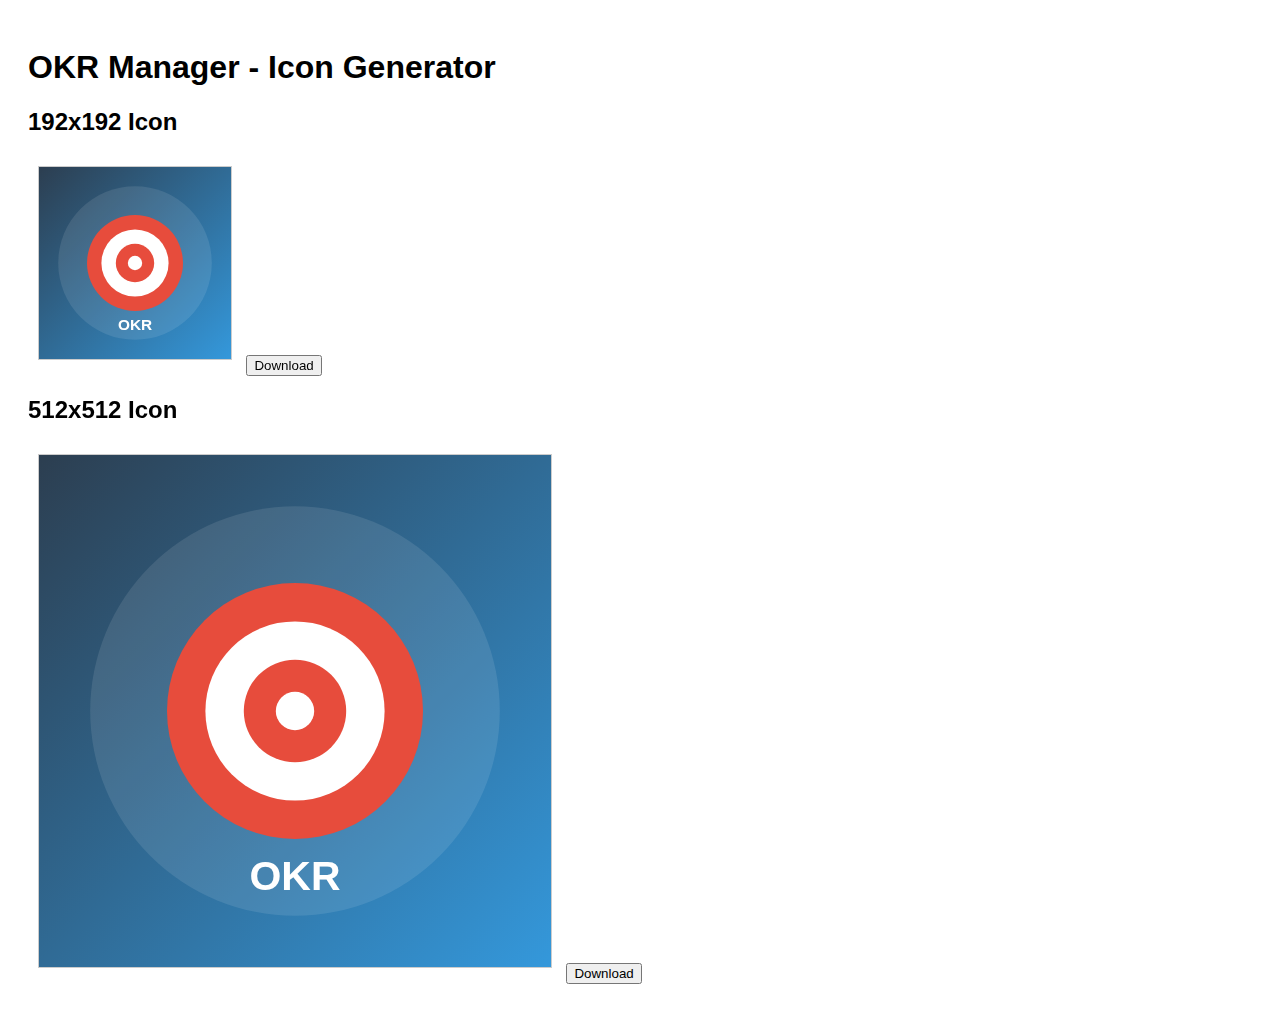
<file: src/assets/icons/generate-icons.html>
<!DOCTYPE html>
<html>
<head>
    <title>OKR Manager - Icon Generator</title>
    <style>
        body { font-family: Arial, sans-serif; padding: 20px; }
        .icon-preview { margin: 20px 0; }
        canvas { border: 1px solid #ccc; margin: 10px; }
    </style>
</head>
<body>
    <h1>OKR Manager - Icon Generator</h1>
    <div class="icon-preview">
        <h2>192x192 Icon</h2>
        <canvas id="icon192" width="192" height="192"></canvas>
        <button onclick="downloadIcon('icon192', 'icon-192.png')">Download</button>
    </div>
    <div class="icon-preview">
        <h2>512x512 Icon</h2>
        <canvas id="icon512" width="512" height="512"></canvas>
        <button onclick="downloadIcon('icon512', 'icon-512.png')">Download</button>
    </div>

    <script>
        function createIcon(canvasId, size) {
            const canvas = document.getElementById(canvasId);
            const ctx = canvas.getContext('2d');
            
            // 背景グラデーション
            const gradient = ctx.createLinearGradient(0, 0, size, size);
            gradient.addColorStop(0, '#2c3e50');
            gradient.addColorStop(1, '#3498db');
            
            ctx.fillStyle = gradient;
            ctx.fillRect(0, 0, size, size);
            
            // 円形の背景
            ctx.beginPath();
            ctx.arc(size/2, size/2, size*0.4, 0, 2 * Math.PI);
            ctx.fillStyle = 'rgba(255, 255, 255, 0.1)';
            ctx.fill();
            
            // Target icon (🎯の代替)
            const centerX = size / 2;
            const centerY = size / 2;
            const radius = size * 0.25;
            
            // 外側の円
            ctx.beginPath();
            ctx.arc(centerX, centerY, radius, 0, 2 * Math.PI);
            ctx.fillStyle = '#e74c3c';
            ctx.fill();
            
            // 中間の円
            ctx.beginPath();
            ctx.arc(centerX, centerY, radius * 0.7, 0, 2 * Math.PI);
            ctx.fillStyle = '#ffffff';
            ctx.fill();
            
            // 内側の円
            ctx.beginPath();
            ctx.arc(centerX, centerY, radius * 0.4, 0, 2 * Math.PI);
            ctx.fillStyle = '#e74c3c';
            ctx.fill();
            
            // 中心点
            ctx.beginPath();
            ctx.arc(centerX, centerY, radius * 0.15, 0, 2 * Math.PI);
            ctx.fillStyle = '#ffffff';
            ctx.fill();
            
            // テキスト
            ctx.fillStyle = '#ffffff';
            ctx.font = `bold ${size * 0.08}px Arial`;
            ctx.textAlign = 'center';
            ctx.fillText('OKR', centerX, centerY + radius + size * 0.1);
        }
        
        function downloadIcon(canvasId, filename) {
            const canvas = document.getElementById(canvasId);
            const link = document.createElement('a');
            link.download = filename;
            link.href = canvas.toDataURL();
            link.click();
        }
        
        // Icons作成
        createIcon('icon192', 192);
        createIcon('icon512', 512);
    </script>
</body>
</html>
</file>
<file: src/styles/modern-design-system.css>
/**
 * Modern Design System
 * Inspired by Figma, Canva, and Framer
 * モダンで洗練されたデザインシステム
 */

/* ====================================================================
   DESIGN TOKENS - デザイントークン
   ==================================================================== */

:root {
  /* === Color Palette - カラーパレット === */
  
  /* Primary Colors - メインカラー */
  --color-primary-900: #0F172A;
  --color-primary-800: #1E293B;
  --color-primary-700: #334155;
  --color-primary-600: #475569;
  --color-primary-500: #64748B;
  --color-primary-400: #94A3B8;
  --color-primary-300: #CBD5E1;
  --color-primary-200: #E2E8F0;
  --color-primary-100: #F1F5F9;
  --color-primary-50: #F8FAFC;

  /* Accent Colors - アクセントカラー */
  --color-accent-purple: #8B5CF6;
  --color-accent-purple-light: #A78BFA;
  --color-accent-purple-dark: #7C3AED;
  --color-accent-blue: #3B82F6;
  --color-accent-blue-light: #60A5FA;
  --color-accent-blue-dark: #2563EB;
  --color-accent-green: #10B981;
  --color-accent-green-light: #34D399;
  --color-accent-green-dark: #059669;
  
  /* Semantic Colors - セマンティックカラー */
  --color-success: #10B981;
  --color-warning: #F59E0B;
  --color-error: #EF4444;
  --color-info: #3B82F6;
  
  /* Neutral Colors - ニュートラルカラー */
  --color-white: #FFFFFF;
  --color-black: #000000;
  --color-gray-50: #F9FAFB;
  --color-gray-100: #F3F4F6;
  --color-gray-200: #E5E7EB;
  --color-gray-300: #D1D5DB;
  --color-gray-400: #9CA3AF;
  --color-gray-500: #6B7280;
  --color-gray-600: #4B5563;
  --color-gray-700: #374151;
  --color-gray-800: #1F2937;
  --color-gray-900: #111827;

  /* === Typography - タイポグラフィ === */
  
  /* Font Families */
  --font-primary: 'Inter', -apple-system, BlinkMacSystemFont, 'Segoe UI', system-ui, sans-serif;
  --font-heading: 'Cal Sans', 'Inter', -apple-system, BlinkMacSystemFont, sans-serif;
  --font-mono: 'JetBrains Mono', 'Fira Code', 'Monaco', monospace;
  
  /* Font Weights */
  --font-weight-light: 300;
  --font-weight-regular: 400;
  --font-weight-medium: 500;
  --font-weight-semibold: 600;
  --font-weight-bold: 700;
  --font-weight-extrabold: 800;
  
  /* Font Sizes */
  --text-xs: 0.75rem;      /* 12px */
  --text-sm: 0.875rem;     /* 14px */
  --text-base: 1rem;       /* 16px */
  --text-lg: 1.125rem;     /* 18px */
  --text-xl: 1.25rem;      /* 20px */
  --text-2xl: 1.5rem;      /* 24px */
  --text-3xl: 1.875rem;    /* 30px */
  --text-4xl: 2.25rem;     /* 36px */
  --text-5xl: 3rem;        /* 48px */
  --text-6xl: 3.75rem;     /* 60px */
  
  /* Line Heights */
  --leading-none: 1;
  --leading-tight: 1.25;
  --leading-snug: 1.375;
  --leading-normal: 1.5;
  --leading-relaxed: 1.625;
  --leading-loose: 2;

  /* === Spacing - スペーシング === */
  --space-0: 0;
  --space-1: 0.25rem;      /* 4px */
  --space-2: 0.5rem;       /* 8px */
  --space-3: 0.75rem;      /* 12px */
  --space-4: 1rem;         /* 16px */
  --space-5: 1.25rem;      /* 20px */
  --space-6: 1.5rem;       /* 24px */
  --space-8: 2rem;         /* 32px */
  --space-10: 2.5rem;      /* 40px */
  --space-12: 3rem;        /* 48px */
  --space-16: 4rem;        /* 64px */
  --space-20: 5rem;        /* 80px */
  --space-24: 6rem;        /* 96px */
  --space-32: 8rem;        /* 128px */

  /* === Border Radius - ボーダー半径 === */
  --radius-none: 0;
  --radius-sm: 0.125rem;   /* 2px */
  --radius-base: 0.25rem;  /* 4px */
  --radius-md: 0.375rem;   /* 6px */
  --radius-lg: 0.5rem;     /* 8px */
  --radius-xl: 0.75rem;    /* 12px */
  --radius-2xl: 1rem;      /* 16px */
  --radius-3xl: 1.5rem;    /* 24px */
  --radius-full: 9999px;

  /* === Shadows - シャドウ === */
  --shadow-xs: 0 1px 2px 0 rgba(0, 0, 0, 0.05);
  --shadow-sm: 0 1px 3px 0 rgba(0, 0, 0, 0.1), 0 1px 2px 0 rgba(0, 0, 0, 0.06);
  --shadow-md: 0 4px 6px -1px rgba(0, 0, 0, 0.1), 0 2px 4px -1px rgba(0, 0, 0, 0.06);
  --shadow-lg: 0 10px 15px -3px rgba(0, 0, 0, 0.1), 0 4px 6px -2px rgba(0, 0, 0, 0.05);
  --shadow-xl: 0 20px 25px -5px rgba(0, 0, 0, 0.1), 0 10px 10px -5px rgba(0, 0, 0, 0.04);
  --shadow-2xl: 0 25px 50px -12px rgba(0, 0, 0, 0.25);
  --shadow-inner: inset 0 2px 4px 0 rgba(0, 0, 0, 0.06);
  
  /* Glass morphism shadows */
  --shadow-glass: 0 8px 32px rgba(31, 38, 135, 0.37);
  --shadow-glass-lg: 0 20px 40px rgba(31, 38, 135, 0.2);

  /* === Transitions - トランジション === */
  --transition-fast: 0.15s ease-out;
  --transition-base: 0.2s ease-out;
  --transition-slow: 0.3s ease-out;
  --transition-bounce: 0.4s cubic-bezier(0.68, -0.55, 0.265, 1.55);
  
  /* === Z-Index - Zインデックス === */
  --z-dropdown: 1000;
  --z-sticky: 1020;
  --z-fixed: 1030;
  --z-modal-backdrop: 1040;
  --z-modal: 1050;
  --z-popover: 1060;
  --z-tooltip: 1070;
  --z-toast: 1080;

  /* === Layout - レイアウト === */
  --container-sm: 640px;
  --container-md: 768px;
  --container-lg: 1024px;
  --container-xl: 1280px;
  --container-2xl: 1536px;
  
  /* === Glassmorphism - グラスモーフィズム === */
  --glass-bg: rgba(255, 255, 255, 0.1);
  --glass-bg-strong: rgba(255, 255, 255, 0.2);
  --glass-border: rgba(255, 255, 255, 0.2);
  --glass-backdrop: blur(20px);
  
  /* === Gradients - グラデーション === */
  --gradient-primary: linear-gradient(135deg, var(--color-accent-purple) 0%, var(--color-accent-blue) 100%);
  --gradient-success: linear-gradient(135deg, var(--color-accent-green) 0%, var(--color-accent-blue) 100%);
  --gradient-warm: linear-gradient(135deg, #FF6B6B 0%, #FFE66D 100%);
  --gradient-cool: linear-gradient(135deg, #4ECDC4 0%, #44A08D 100%);
  --gradient-glass: linear-gradient(135deg, rgba(255, 255, 255, 0.1) 0%, rgba(255, 255, 255, 0.05) 100%);
}

/* ====================================================================
   RESET & BASE STYLES - リセット & ベーススタイル
   ==================================================================== */

* {
  margin: 0;
  padding: 0;
  box-sizing: border-box;
}

*::before,
*::after {
  box-sizing: border-box;
}

html {
  font-size: 16px;
  -webkit-font-smoothing: antialiased;
  -moz-osx-font-smoothing: grayscale;
  text-rendering: optimizeLegibility;
}

body {
  font-family: var(--font-primary);
  font-weight: var(--font-weight-regular);
  font-size: var(--text-base);
  line-height: var(--leading-normal);
  color: var(--color-gray-800);
  background: var(--color-gray-50);
  overflow-x: hidden;
}

/* ====================================================================
   TYPOGRAPHY COMPONENTS - タイポグラフィコンポーネント
   ==================================================================== */

.heading-1 {
  font-family: var(--font-heading);
  font-size: var(--text-5xl);
  font-weight: var(--font-weight-extrabold);
  line-height: var(--leading-tight);
  letter-spacing: -0.02em;
  color: var(--color-gray-900);
}

.heading-2 {
  font-family: var(--font-heading);
  font-size: var(--text-4xl);
  font-weight: var(--font-weight-bold);
  line-height: var(--leading-tight);
  letter-spacing: -0.01em;
  color: var(--color-gray-900);
}

.heading-3 {
  font-family: var(--font-heading);
  font-size: var(--text-3xl);
  font-weight: var(--font-weight-bold);
  line-height: var(--leading-snug);
  color: var(--color-gray-900);
}

.heading-4 {
  font-family: var(--font-heading);
  font-size: var(--text-2xl);
  font-weight: var(--font-weight-semibold);
  line-height: var(--leading-snug);
  color: var(--color-gray-900);
}

.heading-5 {
  font-family: var(--font-heading);
  font-size: var(--text-xl);
  font-weight: var(--font-weight-semibold);
  line-height: var(--leading-normal);
  color: var(--color-gray-800);
}

.heading-6 {
  font-family: var(--font-heading);
  font-size: var(--text-lg);
  font-weight: var(--font-weight-medium);
  line-height: var(--leading-normal);
  color: var(--color-gray-800);
}

.body-large {
  font-size: var(--text-lg);
  line-height: var(--leading-relaxed);
  color: var(--color-gray-700);
}

.body-base {
  font-size: var(--text-base);
  line-height: var(--leading-normal);
  color: var(--color-gray-700);
}

.body-small {
  font-size: var(--text-sm);
  line-height: var(--leading-normal);
  color: var(--color-gray-600);
}

.caption {
  font-size: var(--text-xs);
  line-height: var(--leading-normal);
  color: var(--color-gray-500);
  font-weight: var(--font-weight-medium);
  text-transform: uppercase;
  letter-spacing: 0.05em;
}

/* ====================================================================
   LAYOUT COMPONENTS - レイアウトコンポーネント
   ==================================================================== */

.container {
  width: 100%;
  max-width: var(--container-xl);
  margin: 0 auto;
  padding: 0 var(--space-6);
}

.grid {
  display: grid;
  gap: var(--space-6);
}

.flex {
  display: flex;
}

.flex-col {
  flex-direction: column;
}

.items-center {
  align-items: center;
}

.justify-center {
  justify-content: center;
}

.justify-between {
  justify-content: space-between;
}

.gap-2 { gap: var(--space-2); }
.gap-3 { gap: var(--space-3); }
.gap-4 { gap: var(--space-4); }
.gap-6 { gap: var(--space-6); }
.gap-8 { gap: var(--space-8); }

/* ====================================================================
   BUTTON COMPONENTS - ボタンコンポーネント
   ==================================================================== */

.btn {
  display: inline-flex;
  align-items: center;
  justify-content: center;
  gap: var(--space-2);
  padding: var(--space-3) var(--space-6);
  font-family: var(--font-primary);
  font-size: var(--text-sm);
  font-weight: var(--font-weight-medium);
  line-height: 1;
  border: none;
  border-radius: var(--radius-lg);
  cursor: pointer;
  transition: all var(--transition-base);
  text-decoration: none;
  white-space: nowrap;
  user-select: none;
  position: relative;
  overflow: hidden;
}

.btn::before {
  content: '';
  position: absolute;
  top: 0;
  left: -100%;
  width: 100%;
  height: 100%;
  background: linear-gradient(90deg, transparent, rgba(255, 255, 255, 0.2), transparent);
  transition: left var(--transition-slow);
}

.btn:hover::before {
  left: 100%;
}

.btn:focus {
  outline: none;
  box-shadow: 0 0 0 3px rgba(59, 130, 246, 0.15);
}

.btn:disabled {
  opacity: 0.5;
  cursor: not-allowed;
  pointer-events: none;
}

/* Button Variants */
.btn-primary {
  background: var(--gradient-primary);
  color: var(--color-white);
  box-shadow: var(--shadow-sm);
}

.btn-primary:hover {
  transform: translateY(-1px);
  box-shadow: var(--shadow-lg);
}

.btn-secondary {
  background: var(--color-white);
  color: var(--color-gray-700);
  border: 1px solid var(--color-gray-200);
  box-shadow: var(--shadow-xs);
}

.btn-secondary:hover {
  background: var(--color-gray-50);
  border-color: var(--color-gray-300);
  transform: translateY(-1px);
  box-shadow: var(--shadow-md);
}

.btn-ghost {
  background: transparent;
  color: var(--color-gray-600);
  border: 1px solid transparent;
}

.btn-ghost:hover {
  background: var(--color-gray-100);
  color: var(--color-gray-800);
}

.btn-danger {
  background: var(--color-error);
  color: var(--color-white);
  box-shadow: var(--shadow-sm);
}

.btn-danger:hover {
  background: #DC2626;
  transform: translateY(-1px);
  box-shadow: var(--shadow-lg);
}

/* Button Sizes */
.btn-sm {
  padding: var(--space-2) var(--space-4);
  font-size: var(--text-xs);
  border-radius: var(--radius-md);
}

.btn-lg {
  padding: var(--space-4) var(--space-8);
  font-size: var(--text-base);
  border-radius: var(--radius-xl);
}

.btn-xl {
  padding: var(--space-5) var(--space-10);
  font-size: var(--text-lg);
  border-radius: var(--radius-xl);
}

/* Icon Buttons */
.btn-icon {
  padding: var(--space-3);
  border-radius: var(--radius-lg);
}

.btn-icon-sm {
  padding: var(--space-2);
  border-radius: var(--radius-md);
}

/* ====================================================================
   CARD COMPONENTS - カードコンポーネント
   ==================================================================== */

.card {
  background: var(--color-white);
  border-radius: var(--radius-2xl);
  box-shadow: var(--shadow-sm);
  border: 1px solid var(--color-gray-100);
  transition: all var(--transition-base);
  overflow: hidden;
}

.card:hover {
  box-shadow: var(--shadow-lg);
  transform: translateY(-2px);
}

.card-glass {
  background: var(--glass-bg-strong);
  backdrop-filter: var(--glass-backdrop);
  border: 1px solid var(--glass-border);
  box-shadow: var(--shadow-glass);
}

.card-gradient {
  background: var(--gradient-primary);
  color: var(--color-white);
  border: none;
}

.card-header {
  padding: var(--space-6) var(--space-6) var(--space-4);
  border-bottom: 1px solid var(--color-gray-100);
}

.card-body {
  padding: var(--space-6);
}

.card-footer {
  padding: var(--space-4) var(--space-6) var(--space-6);
  border-top: 1px solid var(--color-gray-100);
}

/* ====================================================================
   FORM COMPONENTS - フォームコンポーネント
   ==================================================================== */

.form-group {
  margin-bottom: var(--space-6);
}

.form-label {
  display: block;
  font-size: var(--text-sm);
  font-weight: var(--font-weight-medium);
  color: var(--color-gray-700);
  margin-bottom: var(--space-2);
}

.form-input,
.form-textarea,
.form-select {
  width: 100%;
  padding: var(--space-3) var(--space-4);
  font-size: var(--text-base);
  font-family: var(--font-primary);
  color: var(--color-gray-800);
  background: var(--color-white);
  border: 1px solid var(--color-gray-200);
  border-radius: var(--radius-lg);
  transition: all var(--transition-base);
  box-shadow: var(--shadow-xs);
}

.form-input:focus,
.form-textarea:focus,
.form-select:focus {
  outline: none;
  border-color: var(--color-accent-blue);
  box-shadow: 0 0 0 3px rgba(59, 130, 246, 0.1), var(--shadow-sm);
  transform: translateY(-1px);
}

.form-input::placeholder,
.form-textarea::placeholder {
  color: var(--color-gray-400);
}

.form-textarea {
  min-height: 120px;
  resize: vertical;
}

.form-error {
  margin-top: var(--space-1);
  font-size: var(--text-sm);
  color: var(--color-error);
}

/* ====================================================================
   UTILITY CLASSES - ユーティリティクラス
   ==================================================================== */

/* Spacing */
.p-0 { padding: var(--space-0); }
.p-1 { padding: var(--space-1); }
.p-2 { padding: var(--space-2); }
.p-3 { padding: var(--space-3); }
.p-4 { padding: var(--space-4); }
.p-6 { padding: var(--space-6); }
.p-8 { padding: var(--space-8); }

.m-0 { margin: var(--space-0); }
.m-1 { margin: var(--space-1); }
.m-2 { margin: var(--space-2); }
.m-3 { margin: var(--space-3); }
.m-4 { margin: var(--space-4); }
.m-6 { margin: var(--space-6); }
.m-8 { margin: var(--space-8); }

.mt-2 { margin-top: var(--space-2); }
.mt-4 { margin-top: var(--space-4); }
.mt-6 { margin-top: var(--space-6); }
.mt-8 { margin-top: var(--space-8); }

.mb-2 { margin-bottom: var(--space-2); }
.mb-4 { margin-bottom: var(--space-4); }
.mb-6 { margin-bottom: var(--space-6); }
.mb-8 { margin-bottom: var(--space-8); }

/* Colors */
.text-primary { color: var(--color-accent-blue); }
.text-success { color: var(--color-success); }
.text-warning { color: var(--color-warning); }
.text-error { color: var(--color-error); }
.text-muted { color: var(--color-gray-500); }

.bg-primary { background-color: var(--color-accent-blue); }
.bg-success { background-color: var(--color-success); }
.bg-warning { background-color: var(--color-warning); }
.bg-error { background-color: var(--color-error); }

/* Border Radius */
.rounded { border-radius: var(--radius-base); }
.rounded-md { border-radius: var(--radius-md); }
.rounded-lg { border-radius: var(--radius-lg); }
.rounded-xl { border-radius: var(--radius-xl); }
.rounded-2xl { border-radius: var(--radius-2xl); }
.rounded-full { border-radius: var(--radius-full); }

/* Shadows */
.shadow-sm { box-shadow: var(--shadow-sm); }
.shadow-md { box-shadow: var(--shadow-md); }
.shadow-lg { box-shadow: var(--shadow-lg); }
.shadow-xl { box-shadow: var(--shadow-xl); }

/* Display */
.hidden { display: none; }
.block { display: block; }
.inline-block { display: inline-block; }
.flex { display: flex; }
.inline-flex { display: inline-flex; }
.grid { display: grid; }

/* Text Alignment */
.text-left { text-align: left; }
.text-center { text-align: center; }
.text-right { text-align: right; }

/* Font Weight */
.font-light { font-weight: var(--font-weight-light); }
.font-normal { font-weight: var(--font-weight-regular); }
.font-medium { font-weight: var(--font-weight-medium); }
.font-semibold { font-weight: var(--font-weight-semibold); }
.font-bold { font-weight: var(--font-weight-bold); }

/* ====================================================================
   ANIMATIONS - アニメーション
   ==================================================================== */

@keyframes fadeIn {
  from { opacity: 0; }
  to { opacity: 1; }
}

@keyframes slideUp {
  from {
    opacity: 0;
    transform: translateY(20px);
  }
  to {
    opacity: 1;
    transform: translateY(0);
  }
}

@keyframes slideDown {
  from {
    opacity: 0;
    transform: translateY(-20px);
  }
  to {
    opacity: 1;
    transform: translateY(0);
  }
}

@keyframes scaleUp {
  from {
    opacity: 0;
    transform: scale(0.95);
  }
  to {
    opacity: 1;
    transform: scale(1);
  }
}

.animate-fade-in {
  animation: fadeIn var(--transition-base) ease-out;
}

.animate-slide-up {
  animation: slideUp var(--transition-base) ease-out;
}

.animate-slide-down {
  animation: slideDown var(--transition-base) ease-out;
}

.animate-scale-up {
  animation: scaleUp var(--transition-base) ease-out;
}

/* ====================================================================
   RESPONSIVE DESIGN - レスポンシブデザイン
   ==================================================================== */

/* Mobile First Approach */
@media (min-width: 640px) {
  .sm\:grid-cols-2 { grid-template-columns: repeat(2, 1fr); }
  .sm\:p-6 { padding: var(--space-6); }
  .sm\:text-lg { font-size: var(--text-lg); }
}

@media (min-width: 768px) {
  .md\:grid-cols-3 { grid-template-columns: repeat(3, 1fr); }
  .md\:p-8 { padding: var(--space-8); }
  .md\:text-xl { font-size: var(--text-xl); }
  .md\:flex-row { flex-direction: row; }
}

@media (min-width: 1024px) {
  .lg\:grid-cols-4 { grid-template-columns: repeat(4, 1fr); }
  .lg\:p-12 { padding: var(--space-12); }
  .lg\:text-2xl { font-size: var(--text-2xl); }
}

@media (min-width: 1280px) {
  .xl\:grid-cols-5 { grid-template-columns: repeat(5, 1fr); }
  .xl\:p-16 { padding: var(--space-16); }
}

/* ====================================================================
   DARK MODE SUPPORT - ダークモードサポート
   ==================================================================== */

@media (prefers-color-scheme: dark) {
  :root {
    --color-gray-50: #0F172A;
    --color-gray-100: #1E293B;
    --color-gray-200: #334155;
    --color-gray-300: #475569;
    --color-gray-400: #64748B;
    --color-gray-500: #94A3B8;
    --color-gray-600: #CBD5E1;
    --color-gray-700: #E2E8F0;
    --color-gray-800: #F1F5F9;
    --color-gray-900: #F8FAFC;
  }
  
  body {
    background: var(--color-gray-50);
    color: var(--color-gray-800);
  }
  
  .card {
    background: var(--color-gray-100);
    border-color: var(--color-gray-200);
  }
}
</file>
